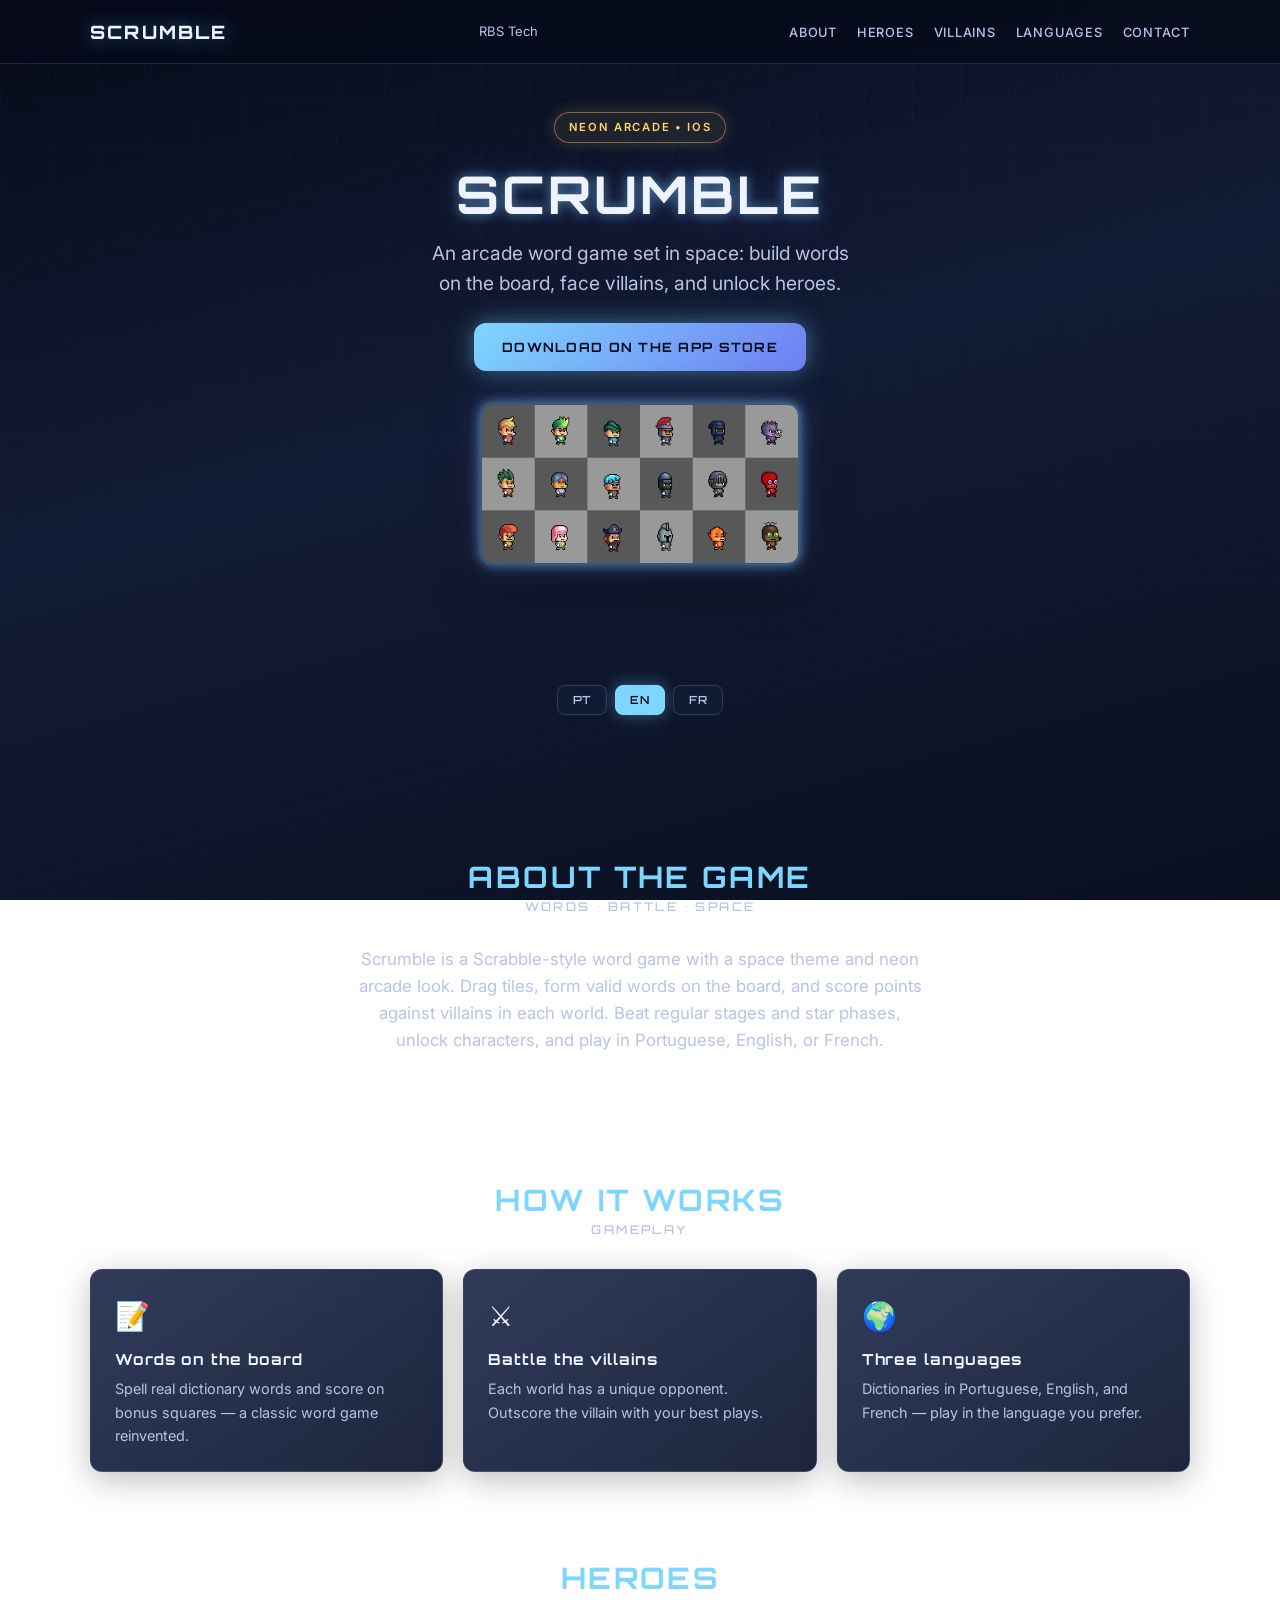
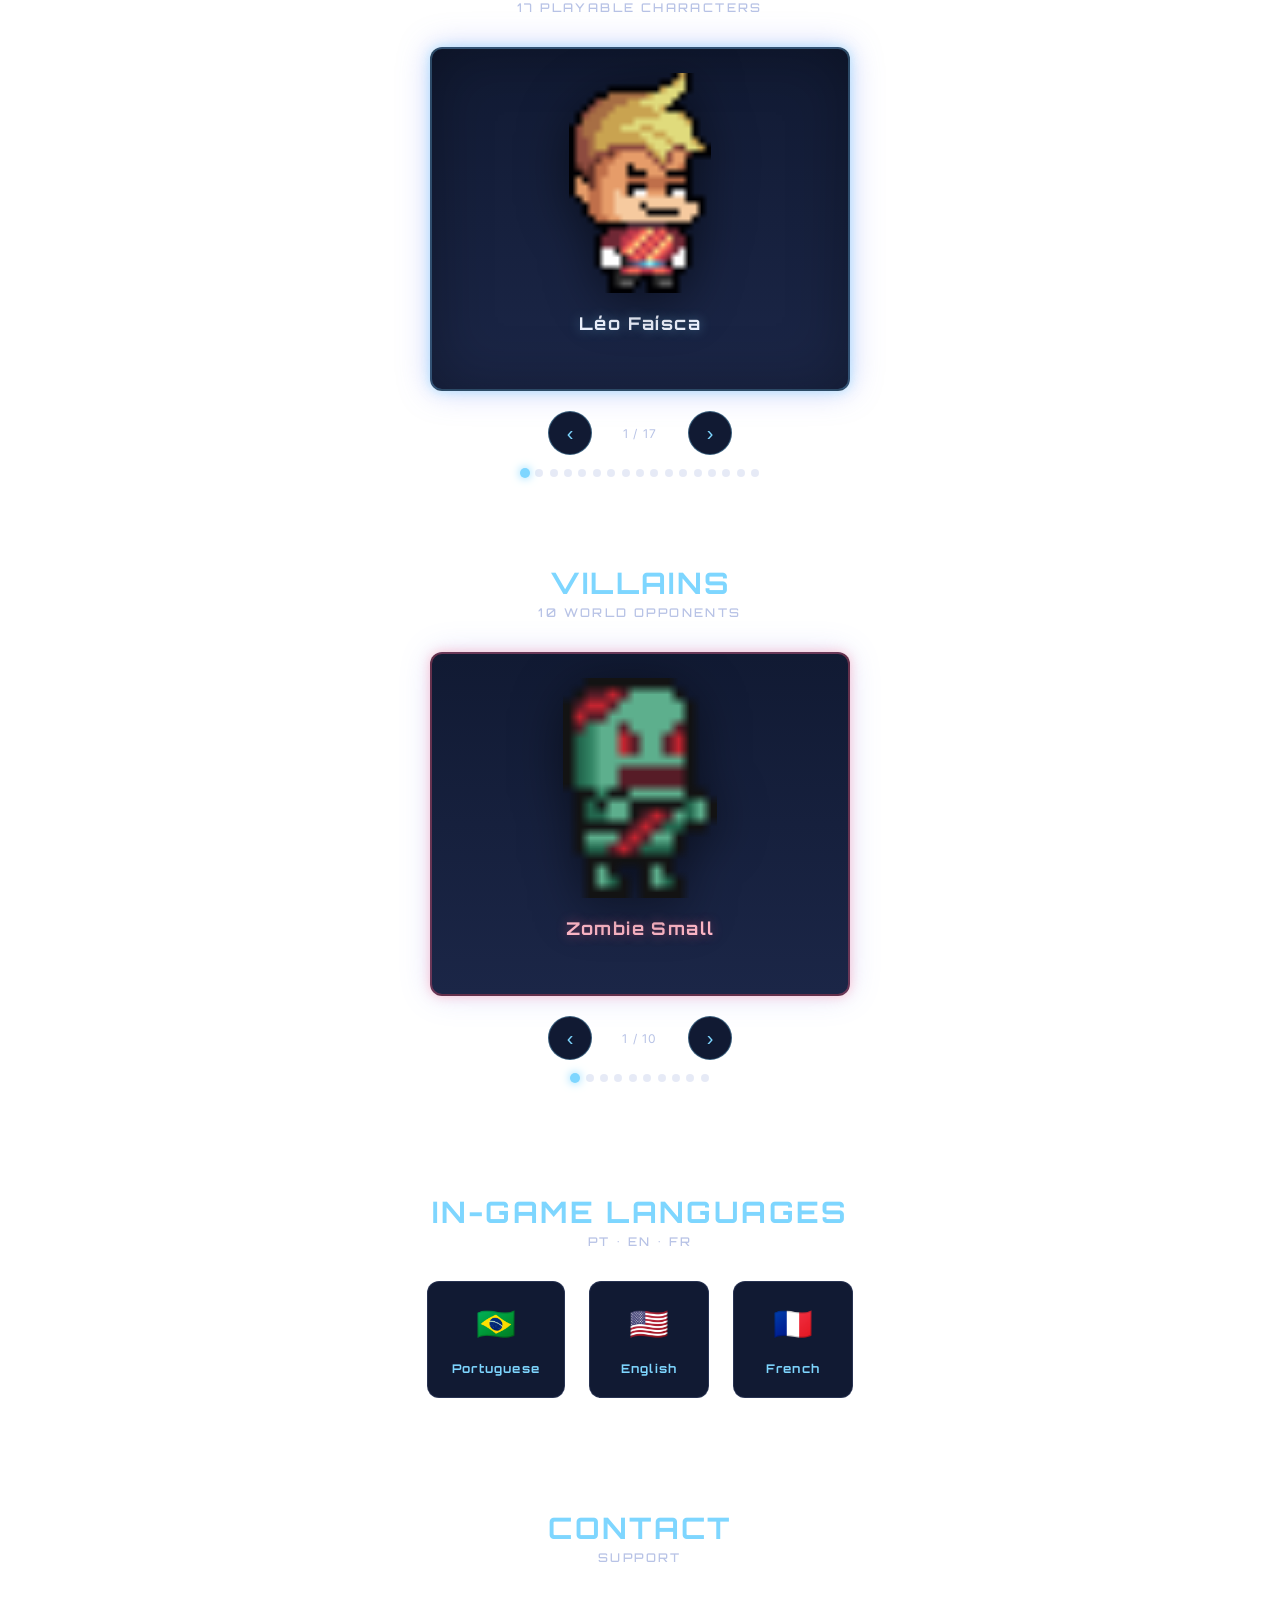
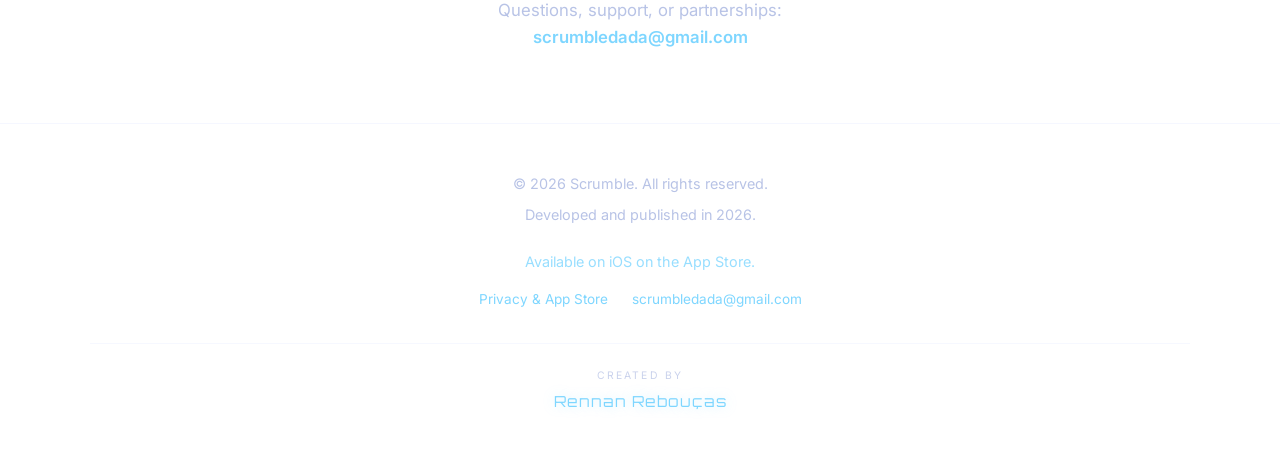
<file: apps/scrumble/index.html>
<!DOCTYPE html>
<html lang="pt-BR">
<head>
  <meta charset="UTF-8">
  <meta name="viewport" content="width=device-width, initial-scale=1.0">
  <title data-i18n="meta.title">Scrumble — Jogo de palavras arcade</title>
  <meta name="description" content="Scrumble: jogo de palavras no espaço. Forme palavras, vença vilões e desbloqueie heróis em português, inglês e francês.">
  <meta name="author" content="Scrumble">
  <meta name="theme-color" content="#070B1A">
  <meta property="og:type" content="website">
  <meta property="og:title" content="Scrumble — Arcade word game">
  <meta property="og:description" content="Build words in space, defeat villains, unlock heroes. Play in Portuguese, English, or French.">
  <meta property="og:image" content="../../assets/images/heroes/leo_faisca.png">
  <meta name="apple-mobile-web-app-capable" content="yes">
  <link rel="icon" href="../../assets/scrumble-favicon.svg" type="image/svg+xml">
  <link rel="preconnect" href="https://fonts.googleapis.com">
  <link rel="preconnect" href="https://fonts.gstatic.com" crossorigin>
  <link href="https://fonts.googleapis.com/css2?family=Inter:wght@400;500;600&family=Orbitron:wght@600;700;800&display=swap" rel="stylesheet">
  <link rel="stylesheet" href="../../css/theme.css">
  <script type="application/ld+json">
  {
    "@context": "https://schema.org",
    "@type": "SoftwareApplication",
    "name": "Scrumble",
    "applicationCategory": "GameApplication",
    "operatingSystem": "iOS",
    "description": "Arcade word game set in space with heroes, villains, and multilingual dictionaries.",
    "email": "scrumbledada@gmail.com",
    "downloadUrl": "https://apps.apple.com/br/app/scrumble/id6771381307",
    "url": "https://apps.apple.com/br/app/scrumble/id6771381307"
  }
  </script>
</head>
<body>
  <header class="site-nav">
    <div class="container">
      <a href="../../" class="logo">SCRUMBLE</a>
      <a href="https://rbs-site-production.up.railway.app" class="rbs-back" aria-label="RBS Tech">RBS Tech</a>
      <nav aria-label="Principal">
        <ul class="nav-links">
          <li><a href="#about" data-i18n="nav.about">Sobre</a></li>
          <li><a href="#heroes" data-i18n="nav.heroes">Heróis</a></li>
          <li><a href="#villains" data-i18n="nav.villains">Vilões</a></li>
          <li><a href="#languages" data-i18n="nav.languages">Idiomas</a></li>
          <li><a href="#contact" data-i18n="nav.contact">Contato</a></li>
        </ul>
      </nav>
    </div>
  </header>

  <main>
    <section class="hero" id="top">
      <div class="container">
        <p class="hero-badge" data-i18n="hero.badge">Neon Arcade • iOS</p>
        <h1 data-i18n="hero.title">Scrumble</h1>
        <p class="hero-tagline" data-i18n="hero.tagline">
          Um jogo de palavras arcade no espaço: monte palavras no tabuleiro, enfrente vilões e desbloqueie heróis.
        </p>
        <a
          href="https://apps.apple.com/br/app/scrumble/id6771381307"
          class="btn btn-primary"
          target="_blank"
          rel="noopener noreferrer"
          data-i18n="hero.cta"
        >
          Baixar na App Store
        </a>
        <div class="hero-preview">
          <img src="../../assets/preview.gif" alt="Scrumble gameplay preview" width="320" height="320">
        </div>
      </div>
    </section>

    <section class="container" aria-label="Idioma do site">
      <div class="lang-switcher">
        <button type="button" class="lang-btn is-active" data-lang="pt" aria-pressed="true">PT</button>
        <button type="button" class="lang-btn" data-lang="en" aria-pressed="false">EN</button>
        <button type="button" class="lang-btn" data-lang="fr" aria-pressed="false">FR</button>
      </div>
    </section>

    <section id="about" class="container">
      <header class="section-header">
        <h2>
          <span data-i18n="about.title">Sobre o jogo</span>
          <span class="section-sub" data-i18n="about.sub">Palavras • Batalha • Espaço</span>
        </h2>
      </header>
      <p class="about-text" data-i18n="about.text">
        Scrumble é um jogo de palavras estilo Scrabble com temática espacial e visual neon arcade.
      </p>
    </section>

    <section id="features" class="container">
      <header class="section-header">
        <h2>
          <span data-i18n="features.title">Como funciona</span>
          <span class="section-sub" data-i18n="features.sub">Gameplay</span>
        </h2>
      </header>
      <div class="features-grid">
        <article class="feature-card">
          <div class="feature-icon" aria-hidden="true">📝</div>
          <h3 data-i18n="features.words.title">Palavras no tabuleiro</h3>
          <p data-i18n="features.words.text">Combine letras em palavras reais do dicionário.</p>
        </article>
        <article class="feature-card">
          <div class="feature-icon" aria-hidden="true">⚔️</div>
          <h3 data-i18n="features.battle.title">Duelo contra vilões</h3>
          <p data-i18n="features.battle.text">Cada mundo traz um oponente diferente.</p>
        </article>
        <article class="feature-card">
          <div class="feature-icon" aria-hidden="true">🌍</div>
          <h3 data-i18n="features.lang.title">Três idiomas</h3>
          <p data-i18n="features.lang.text">Dicionários em português, inglês e francês.</p>
        </article>
      </div>
    </section>

    <section id="heroes" class="carousel-section">
      <div class="container">
        <header class="section-header">
          <h2>
            <span data-i18n="heroes.title">Heróis</span>
            <span class="section-sub" data-i18n="heroes.sub">17 personagens jogáveis</span>
          </h2>
        </header>
        <div
          id="heroes-carousel"
          class="carousel"
          role="region"
          aria-roledescription="carousel"
          aria-label="Heróis do Scrumble"
          tabindex="0"
        >
          <div class="carousel-viewport">
            <div class="carousel-track"></div>
          </div>
          <div class="carousel-controls">
            <button type="button" class="carousel-btn" data-carousel-prev data-i18n-aria="carousel.prev" aria-label="Anterior">‹</button>
            <span class="carousel-counter" aria-live="polite">1 / 17</span>
            <button type="button" class="carousel-btn" data-carousel-next data-i18n-aria="carousel.next" aria-label="Próximo">›</button>
          </div>
          <div class="carousel-dots" role="tablist" aria-label="Slides de heróis"></div>
        </div>
      </div>
    </section>

    <section id="villains" class="carousel-section">
      <div class="container">
        <header class="section-header">
          <h2>
            <span data-i18n="villains.title">Vilões</span>
            <span class="section-sub" data-i18n="villains.sub">10 oponentes por mundo</span>
          </h2>
        </header>
        <div
          id="villains-carousel"
          class="carousel carousel-villain"
          role="region"
          aria-roledescription="carousel"
          aria-label="Vilões do Scrumble"
          tabindex="0"
        >
          <div class="carousel-viewport">
            <div class="carousel-track"></div>
          </div>
          <div class="carousel-controls">
            <button type="button" class="carousel-btn" data-carousel-prev data-i18n-aria="carousel.prev" aria-label="Anterior">‹</button>
            <span class="carousel-counter" aria-live="polite">1 / 10</span>
            <button type="button" class="carousel-btn" data-carousel-next data-i18n-aria="carousel.next" aria-label="Próximo">›</button>
          </div>
          <div class="carousel-dots" role="tablist" aria-label="Slides de vilões"></div>
        </div>
      </div>
    </section>

    <section id="languages" class="container">
      <header class="section-header">
        <h2>
          <span data-i18n="languages.title">Idiomas do jogo</span>
          <span class="section-sub" data-i18n="languages.sub">PT • EN • FR</span>
        </h2>
      </header>
      <div class="lang-flags">
        <div class="lang-flag-item">
          <span aria-hidden="true">🇧🇷</span>
          <strong data-i18n="languages.pt">Português</strong>
        </div>
        <div class="lang-flag-item">
          <span aria-hidden="true">🇺🇸</span>
          <strong data-i18n="languages.en">English</strong>
        </div>
        <div class="lang-flag-item">
          <span aria-hidden="true">🇫🇷</span>
          <strong data-i18n="languages.fr">Français</strong>
        </div>
      </div>
    </section>

    <section id="contact" class="container">
      <header class="section-header">
        <h2>
          <span data-i18n="contact.title">Contato</span>
          <span class="section-sub" data-i18n="contact.sub">Suporte</span>
        </h2>
      </header>
      <p class="about-text">
        <span data-i18n="contact.text">Dúvidas, suporte ou parcerias:</span>
        <br>
        <span class="footer-email">
          <a href="mailto:scrumbledada@gmail.com">scrumbledada@gmail.com</a>
        </span>
      </p>
    </section>
  </main>

  <footer class="site-footer">
    <div class="container">
      <p data-i18n="footer.copyright">© 2026 Scrumble. Todos os direitos reservados.</p>
      <p data-i18n="footer.published">Desenvolvido e publicado em 2026.</p>
      <p class="footer-note">
        <a
          href="https://apps.apple.com/br/app/scrumble/id6771381307"
          target="_blank"
          rel="noopener noreferrer"
          data-i18n="footer.ios"
        >Disponível para iOS na App Store.</a>
      </p>
      <nav class="footer-links" aria-label="Legal">
        <a href="../../privacy.html" data-i18n="footer.privacy">Política de privacidade</a>
        <a href="mailto:scrumbledada@gmail.com">scrumbledada@gmail.com</a>
      </nav>
      <p class="footer-credits">
        <span class="footer-credits-label" data-i18n="footer.credits.label">Criado por</span>
        <span class="footer-credits-name">Rennan Rebouças</span>
      </p>
    </div>
  </footer>

  <script src="../../js/i18n.js"></script>
  <script src="../../js/carousel.js"></script>
  <script src="../../js/main.js"></script>
</body>
</html>
</file>
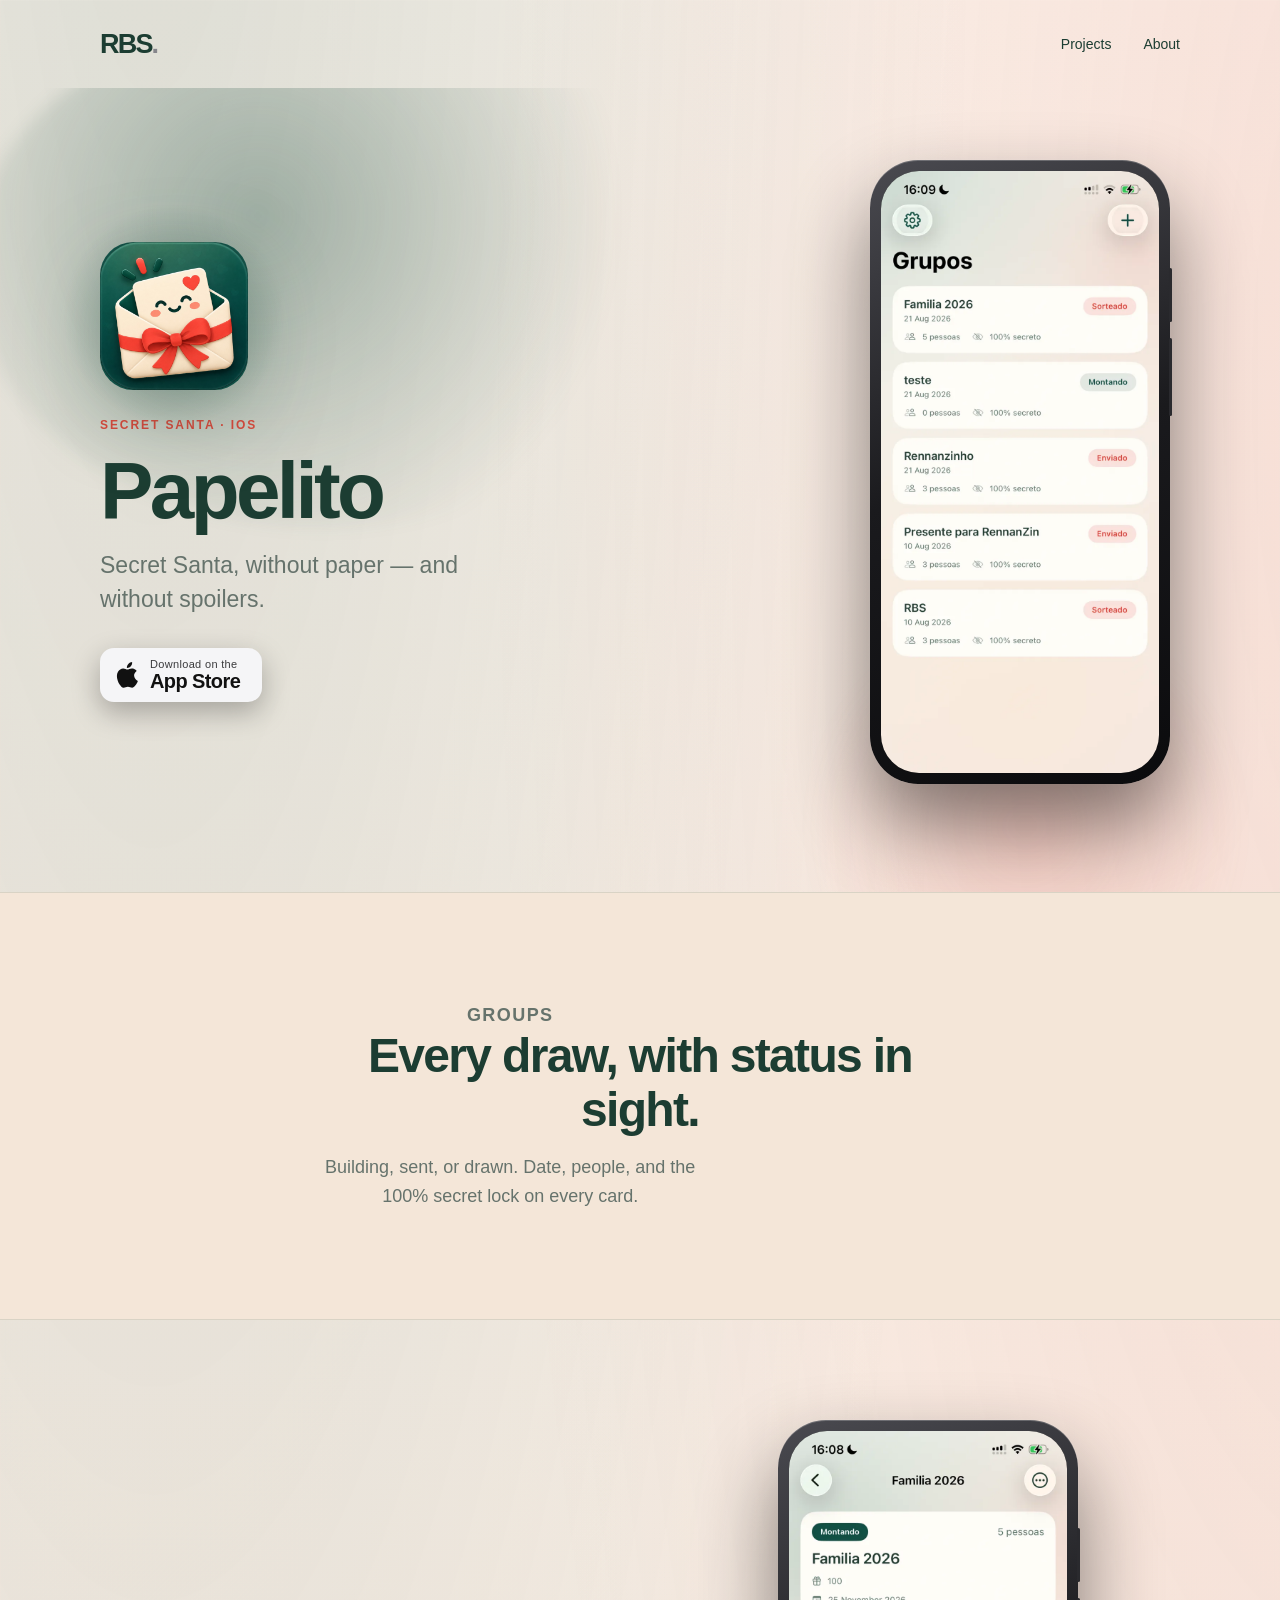
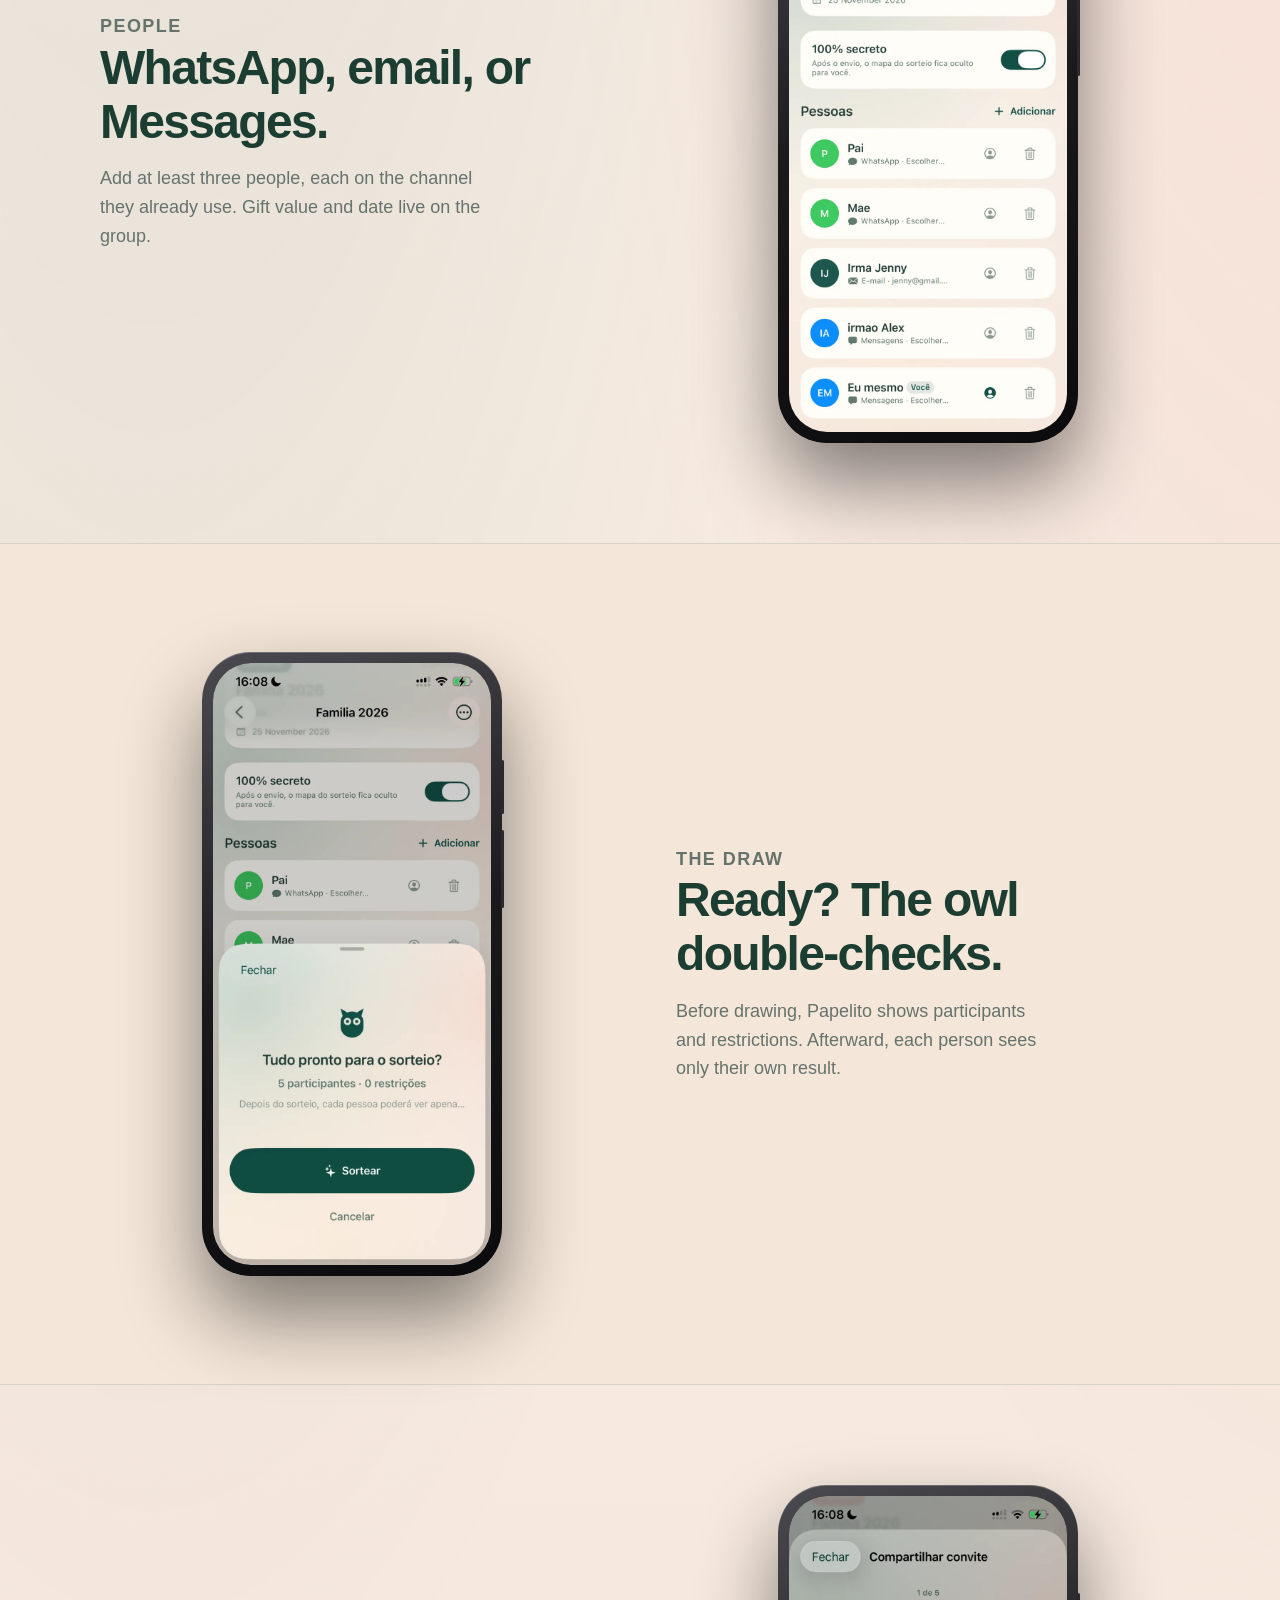
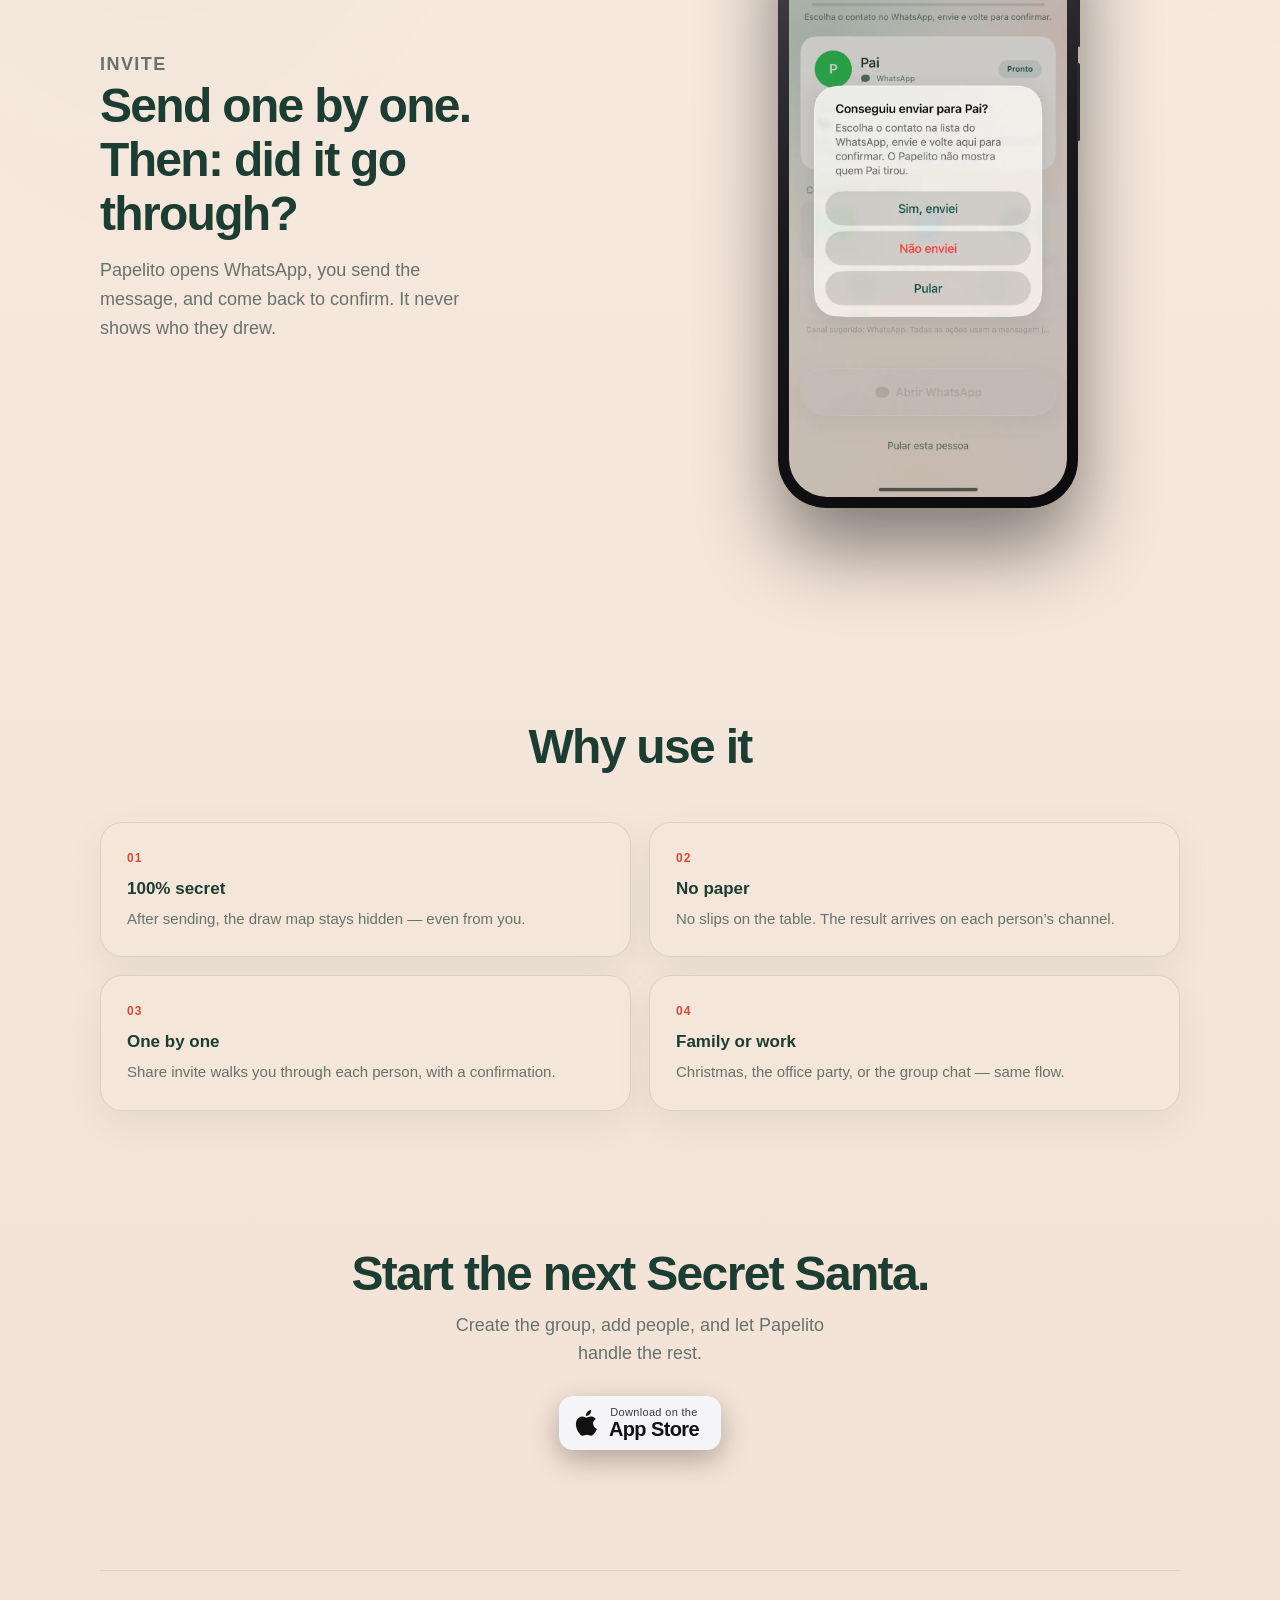
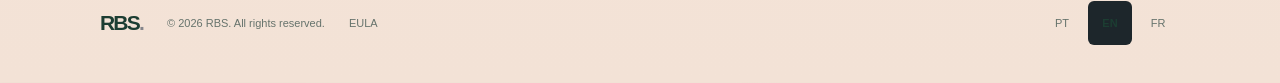
<file: papelito.html>
<!DOCTYPE html>
<html lang="pt-BR" data-title="paTitle" data-meta="paMeta">
<head>
  <meta charset="UTF-8">
  <meta name="viewport" content="width=device-width, initial-scale=1">
  <title>Papelito — Amigo secreto</title>
  <meta name="description" content="Papelito organiza o amigo secreto: grupos, pessoas e o resultado enviado um a um. 100% secreto.">
  <meta name="author" content="RBS">
  <meta name="theme-color" content="#FBF4EC">
  <meta property="og:type" content="website">
  <meta property="og:title" content="Papelito — Amigo secreto">
  <meta property="og:description" content="Papelito organiza o amigo secreto: grupos, pessoas e o resultado enviado um a um. 100% secreto.">
  <link rel="icon" href="assets/images/apps/papelito.png" type="image/png">
  <link rel="stylesheet" href="css/rbs.css">
  <link rel="stylesheet" href="css/app-pages.css">
  <script src="js/rbs.js" defer></script>
</head>
<body class="app-page papelito">
  <a class="skip-link" href="#main" data-copy="skip">Pular para o conteúdo</a>
  <header class="site-header wrap">
    <a class="wordmark" href="./" aria-label="RBS">RBS<span aria-hidden="true">.</span></a>
    <nav data-label="navigation" aria-label="Principal">
      <a href="./#projects" data-copy="projects">Projetos</a>
      <a href="./#about" data-copy="about">Sobre</a>
    </nav>
  </header>
  <main id="main" class="app-main">
    <section class="app-hero wrap">
      <div class="app-hero-copy app-reveal">
        <div class="app-icon-wrap">
          <img class="app-icon" src="assets/images/apps/papelito.png" width="148" height="148" alt="Ícone do Papelito" data-alt="paIconAlt">
        </div>
        <p class="app-kicker" data-copy="paEyebrow">Amigo secreto · iOS</p>
        <h1>Papelito</h1>
        <p class="app-tagline" data-copy="paTagline">O amigo secreto, sem papel e sem fofoca.</p>
        <a class="store-badge" href="https://apps.apple.com/br/app/papelito/id6804012781" target="_blank" rel="noopener noreferrer">
          <svg width="22" height="26" viewBox="0 0 22 26" aria-hidden="true"><path fill="currentColor" d="M18.1 13.6c0-3.1 2.6-4.6 2.7-4.7-1.5-2.2-3.8-2.5-4.6-2.5-1.9-.2-3.8 1.2-4.8 1.2s-2.5-1.1-4.2-1.1c-2.1 0-4.1 1.3-5.2 3.2-2.3 3.9-.6 9.6 1.6 12.8 1.1 1.5 2.4 3.3 4.1 3.2 1.6 0 2.3-1 4.2-1s2.5 1 4.3 1 2.8-1.6 3.9-3.1c1.2-1.8 1.7-3.5 1.8-3.6-.04-.02-3.4-1.3-3.8-5.4zM14.8 4.3c.9-1.1 1.5-2.6 1.3-4.3-1.3.1-2.9.9-3.8 2-.8.9-1.6 2.5-1.4 4 1.5.1 2.9-.7 3.9-1.7z"/></svg>
          <span class="store-badge-copy"><span class="store-badge-kicker" data-copy="storeKicker">Baixar na</span><span class="store-badge-name">App Store</span></span>
        </a>
      </div>
      <div class="app-hero-device app-reveal">
        <figure class="device device-float">
          <div class="device-bezel">
            <div class="device-screen">
              <picture>
                <source type="image/webp" srcset="assets/images/apps/papelito-grupos.webp">
                <img src="assets/images/apps/papelito-grupos.jpg" width="390" height="844" alt="Lista de grupos no Papelito" data-alt="paAltGrupos" fetchpriority="high">
              </picture>
            </div>
          </div>
        </figure>
      </div>
    </section>

    <section class="app-band">
      <div class="app-feature wrap app-feature-solo">
        <div class="app-feature-copy app-reveal">
          <p class="app-feature-kicker" data-copy="paF1Kicker">Grupos</p>
          <h2 data-copy="paF1Title">Todos os sorteios, com o status à vista.</h2>
          <p data-copy="paF1Body">Montando, enviado ou sorteado. Data, pessoas e o cadeado de 100% secreto em cada cartão.</p>
        </div>
      </div>
    </section>

    <section class="app-feature wrap">
      <div class="app-feature-copy app-reveal">
        <p class="app-feature-kicker" data-copy="paF2Kicker">Pessoas</p>
        <h2 data-copy="paF2Title">WhatsApp, e-mail ou Mensagens.</h2>
        <p data-copy="paF2Body">Adicione pelo menos três pessoas, cada uma no canal que já usa. Valor do presente e data ficam no grupo.</p>
      </div>
      <div class="app-reveal">
        <figure class="device">
          <div class="device-bezel">
            <div class="device-screen">
              <picture>
                <source type="image/webp" srcset="assets/images/apps/papelito-pessoas.webp">
                <img src="assets/images/apps/papelito-pessoas.jpg" width="390" height="844" alt="Pessoas de um grupo no Papelito" data-alt="paAltPessoas" loading="lazy">
              </picture>
            </div>
          </div>
        </figure>
      </div>
    </section>

    <section class="app-band">
      <div class="app-feature wrap is-reverse">
        <div class="app-feature-copy app-reveal">
          <p class="app-feature-kicker" data-copy="paF3Kicker">Sorteio</p>
          <h2 data-copy="paF3Title">Tudo pronto? A coruja confirma.</h2>
          <p data-copy="paF3Body">Antes de sortear, o Papelito mostra participantes e restrições. Depois, cada um vê só o próprio resultado.</p>
        </div>
        <div class="app-reveal">
          <figure class="device">
            <div class="device-bezel">
              <div class="device-screen">
                <picture>
                  <source type="image/webp" srcset="assets/images/apps/papelito-sorteio.webp">
                  <img src="assets/images/apps/papelito-sorteio.jpg" width="390" height="844" alt="Confirmação do sorteio no Papelito" data-alt="paAltSorteio" loading="lazy">
                </picture>
              </div>
            </div>
          </figure>
        </div>
      </div>
    </section>

    <section class="app-feature wrap">
      <div class="app-feature-copy app-reveal">
        <p class="app-feature-kicker" data-copy="paF4Kicker">Convite</p>
        <h2 data-copy="paF4Title">Envia um a um. Confirma: conseguiu enviar?</h2>
        <p data-copy="paF4Body">O Papelito abre o WhatsApp, você despacha a mensagem e volta para confirmar. Ele nunca mostra quem a pessoa tirou.</p>
      </div>
      <div class="app-reveal">
        <figure class="device">
          <div class="device-bezel">
            <div class="device-screen">
              <picture>
                <source type="image/webp" srcset="assets/images/apps/papelito-convite.webp">
                <img src="assets/images/apps/papelito-convite.jpg" width="390" height="844" alt="Envio do convite no Papelito" data-alt="paAltConvite" loading="lazy">
              </picture>
            </div>
          </div>
        </figure>
      </div>
    </section>

    <section class="app-why wrap">
      <h2 class="app-reveal" data-copy="paWhyTitle">Por que usar</h2>
      <div class="why-grid">
        <article class="why-card app-reveal"><span class="why-index">01</span><strong data-copy="paWhy1Title">100% secreto</strong><p data-copy="paWhy1Body">Depois do envio, o mapa do sorteio fica oculto — inclusive para você.</p></article>
        <article class="why-card app-reveal"><span class="why-index">02</span><strong data-copy="paWhy2Title">Sem papel</strong><p data-copy="paWhy2Body">Nada de papéis na mesa. O resultado chega no canal de cada um.</p></article>
        <article class="why-card app-reveal"><span class="why-index">03</span><strong data-copy="paWhy3Title">Um a um</strong><p data-copy="paWhy3Body">Compartilhar convite guia o envio pessoa por pessoa, com confirmação.</p></article>
        <article class="why-card app-reveal"><span class="why-index">04</span><strong data-copy="paWhy4Title">Família ou trabalho</strong><p data-copy="paWhy4Body">Natal, confraternização ou o grupo da firma — o mesmo fluxo.</p></article>
      </div>
    </section>

    <section class="app-cta wrap app-reveal">
      <h2 data-copy="paCtaTitle">Comece o próximo amigo secreto.</h2>
      <p data-copy="paCtaBody">Crie o grupo, chame as pessoas e deixe o Papelito cuidar do resto.</p>
      <a class="store-badge" href="https://apps.apple.com/br/app/papelito/id6804012781" target="_blank" rel="noopener noreferrer">
        <svg width="22" height="26" viewBox="0 0 22 26" aria-hidden="true"><path fill="currentColor" d="M18.1 13.6c0-3.1 2.6-4.6 2.7-4.7-1.5-2.2-3.8-2.5-4.6-2.5-1.9-.2-3.8 1.2-4.8 1.2s-2.5-1.1-4.2-1.1c-2.1 0-4.1 1.3-5.2 3.2-2.3 3.9-.6 9.6 1.6 12.8 1.1 1.5 2.4 3.3 4.1 3.2 1.6 0 2.3-1 4.2-1s2.5 1 4.3 1 2.8-1.6 3.9-3.1c1.2-1.8 1.7-3.5 1.8-3.6-.04-.02-3.4-1.3-3.8-5.4zM14.8 4.3c.9-1.1 1.5-2.6 1.3-4.3-1.3.1-2.9.9-3.8 2-.8.9-1.6 2.5-1.4 4 1.5.1 2.9-.7 3.9-1.7z"/></svg>
        <span class="store-badge-copy"><span class="store-badge-kicker" data-copy="storeKicker">Baixar na</span><span class="store-badge-name">App Store</span></span>
      </a>
    </section>
  </main>
  <footer class="site-footer wrap">
    <div class="footer-brand"><a class="wordmark" href="./" aria-label="RBS">RBS<span aria-hidden="true">.</span></a><p data-copy="copyright">© 2026 RBS. Todos os direitos reservados.</p><a class="footer-legal" href="eula.html" data-copy="eulaLink">EULA</a></div>
    <div class="languages" role="group" aria-label="Idioma do site" data-label="language">
      <button type="button" data-lang="pt" aria-pressed="true" lang="pt-BR" aria-label="Português">PT</button>
      <button type="button" data-lang="en" aria-pressed="false" lang="en" aria-label="English">EN</button>
      <button type="button" data-lang="fr" aria-pressed="false" lang="fr" aria-label="Français">FR</button>
    </div>
  </footer>
</body>
</html>
</file>
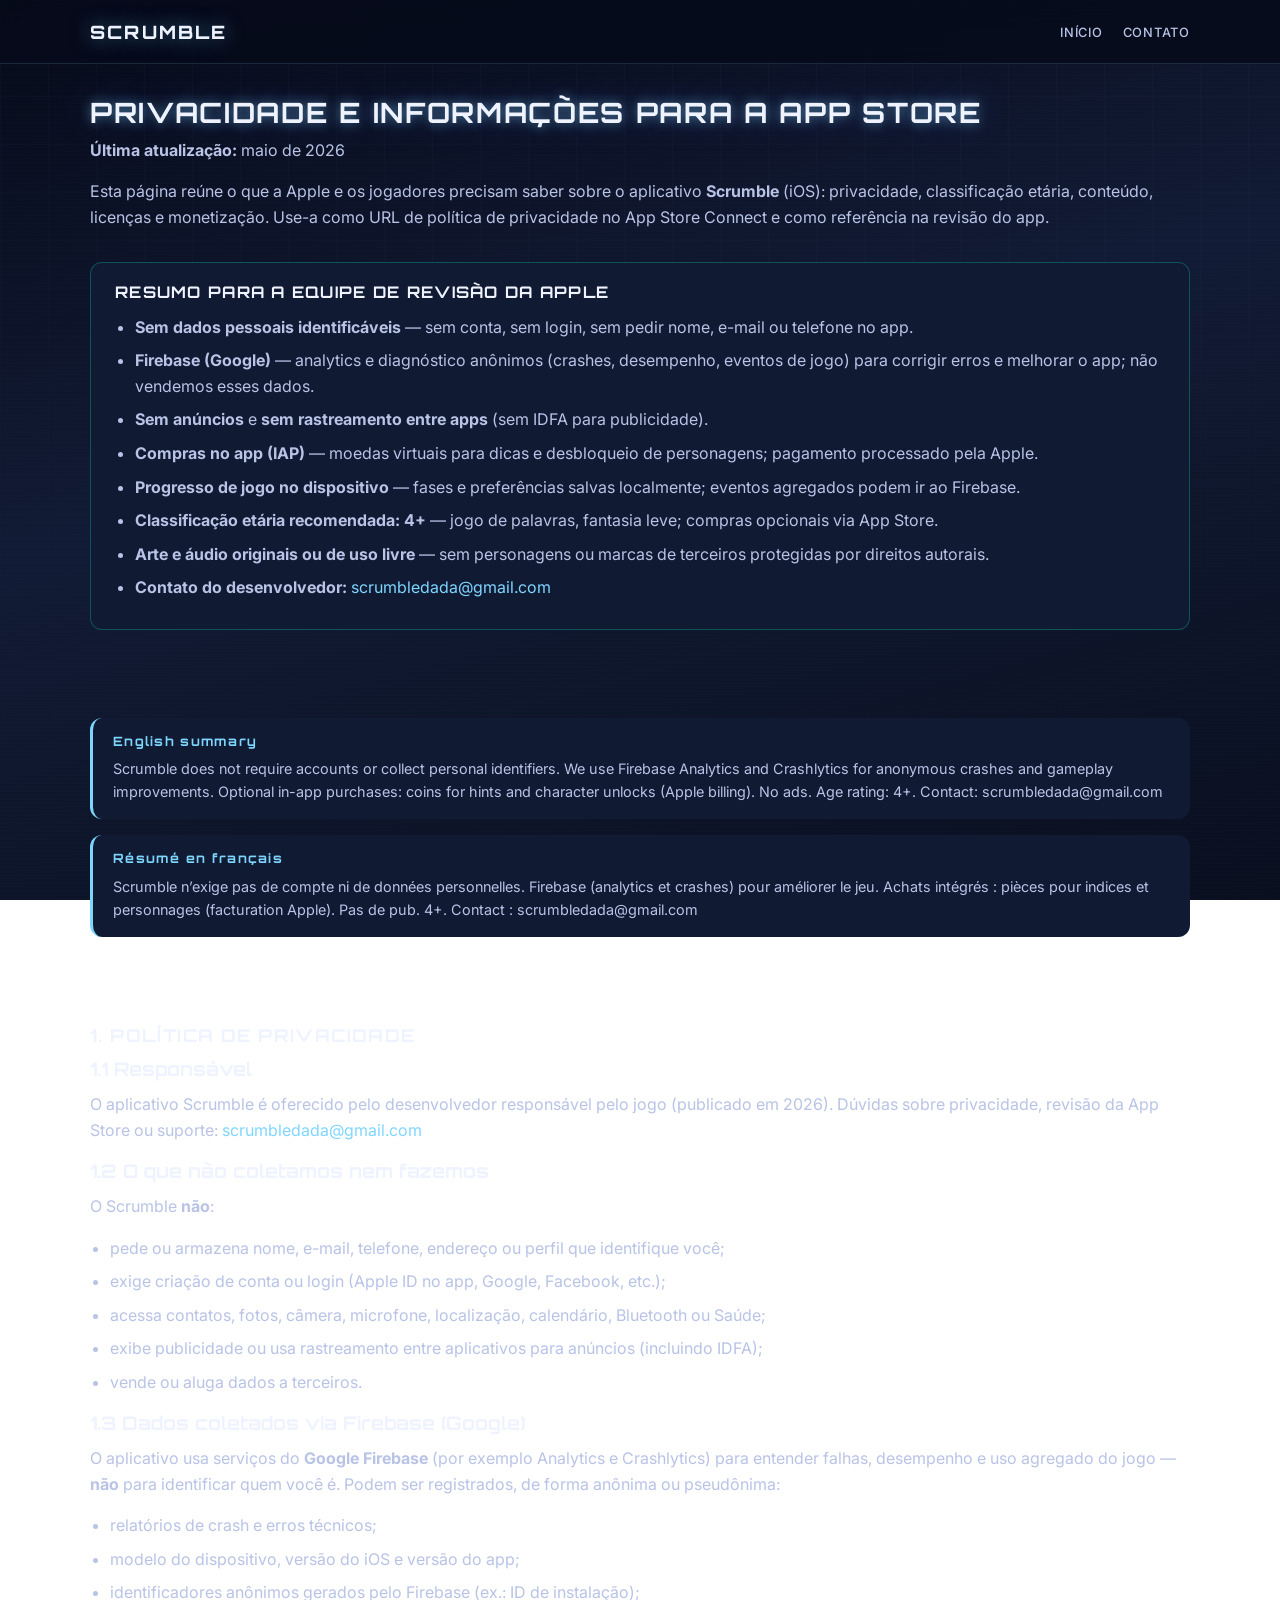
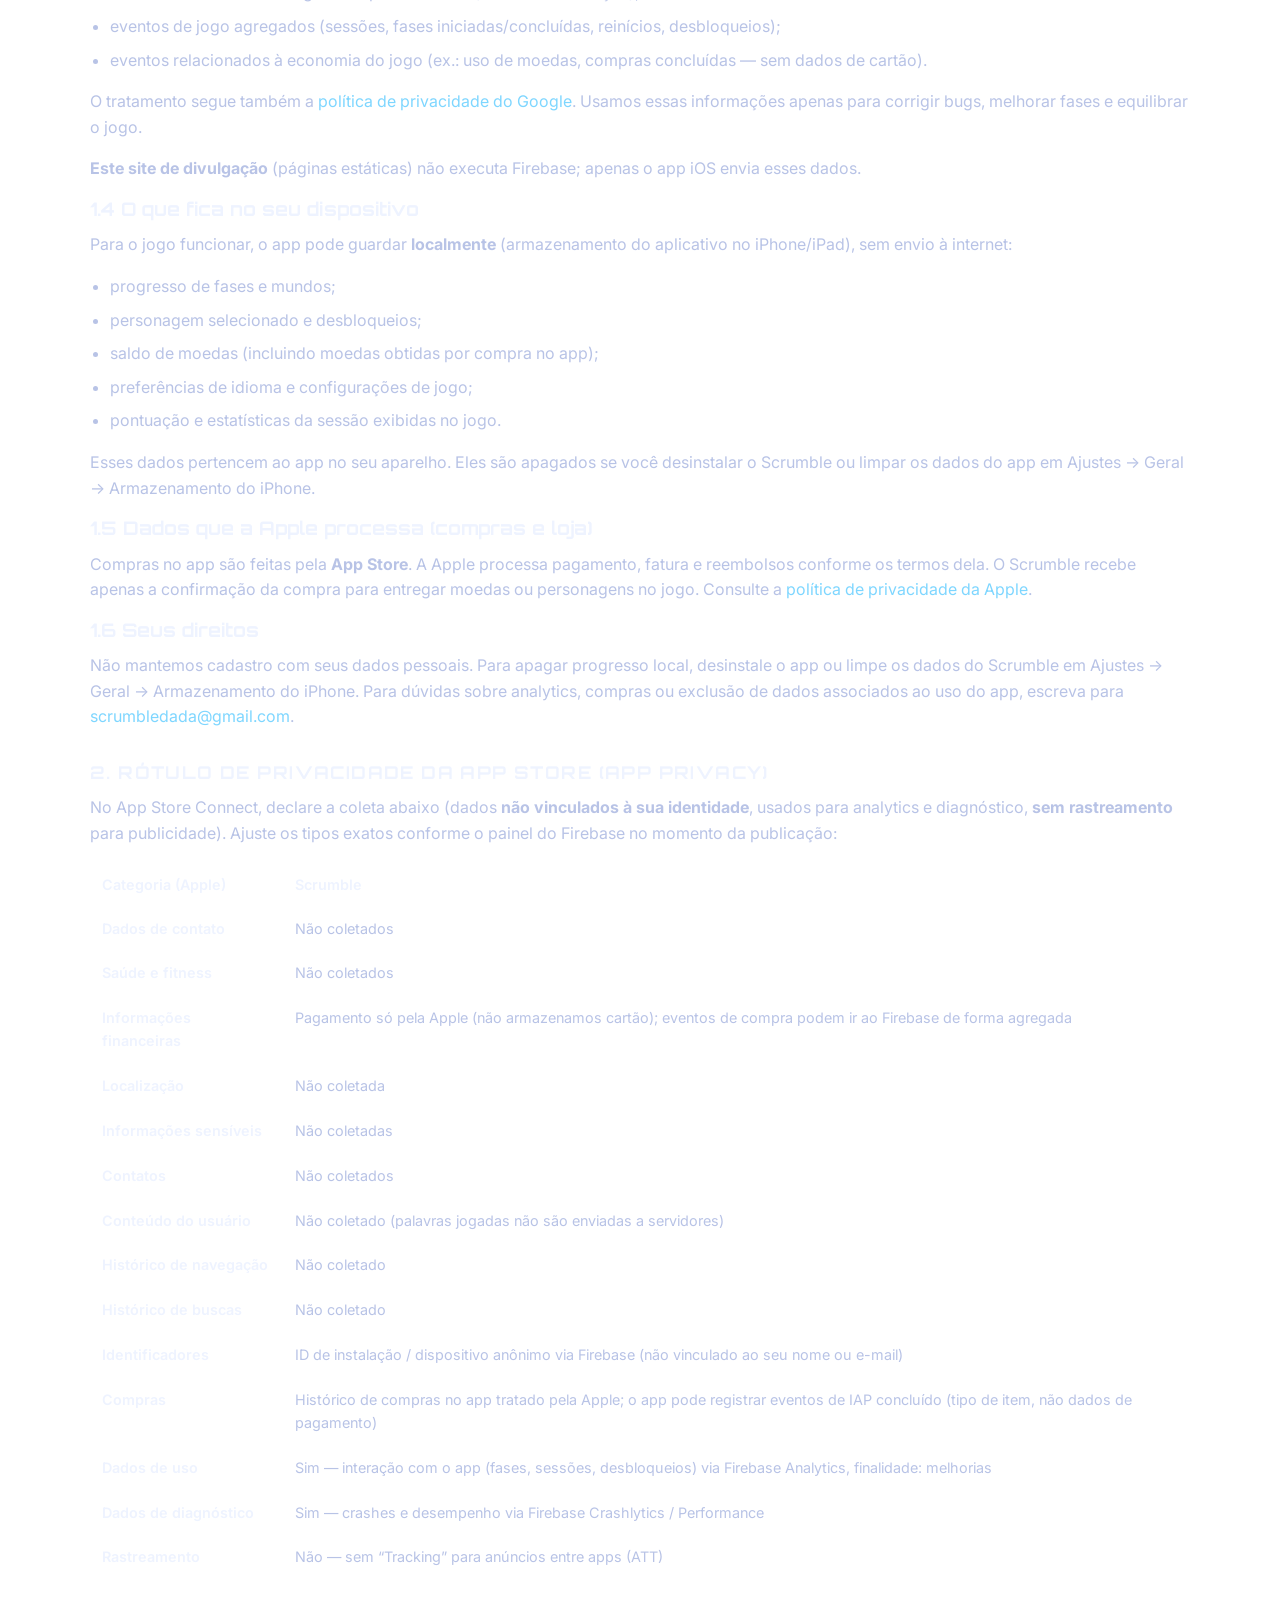
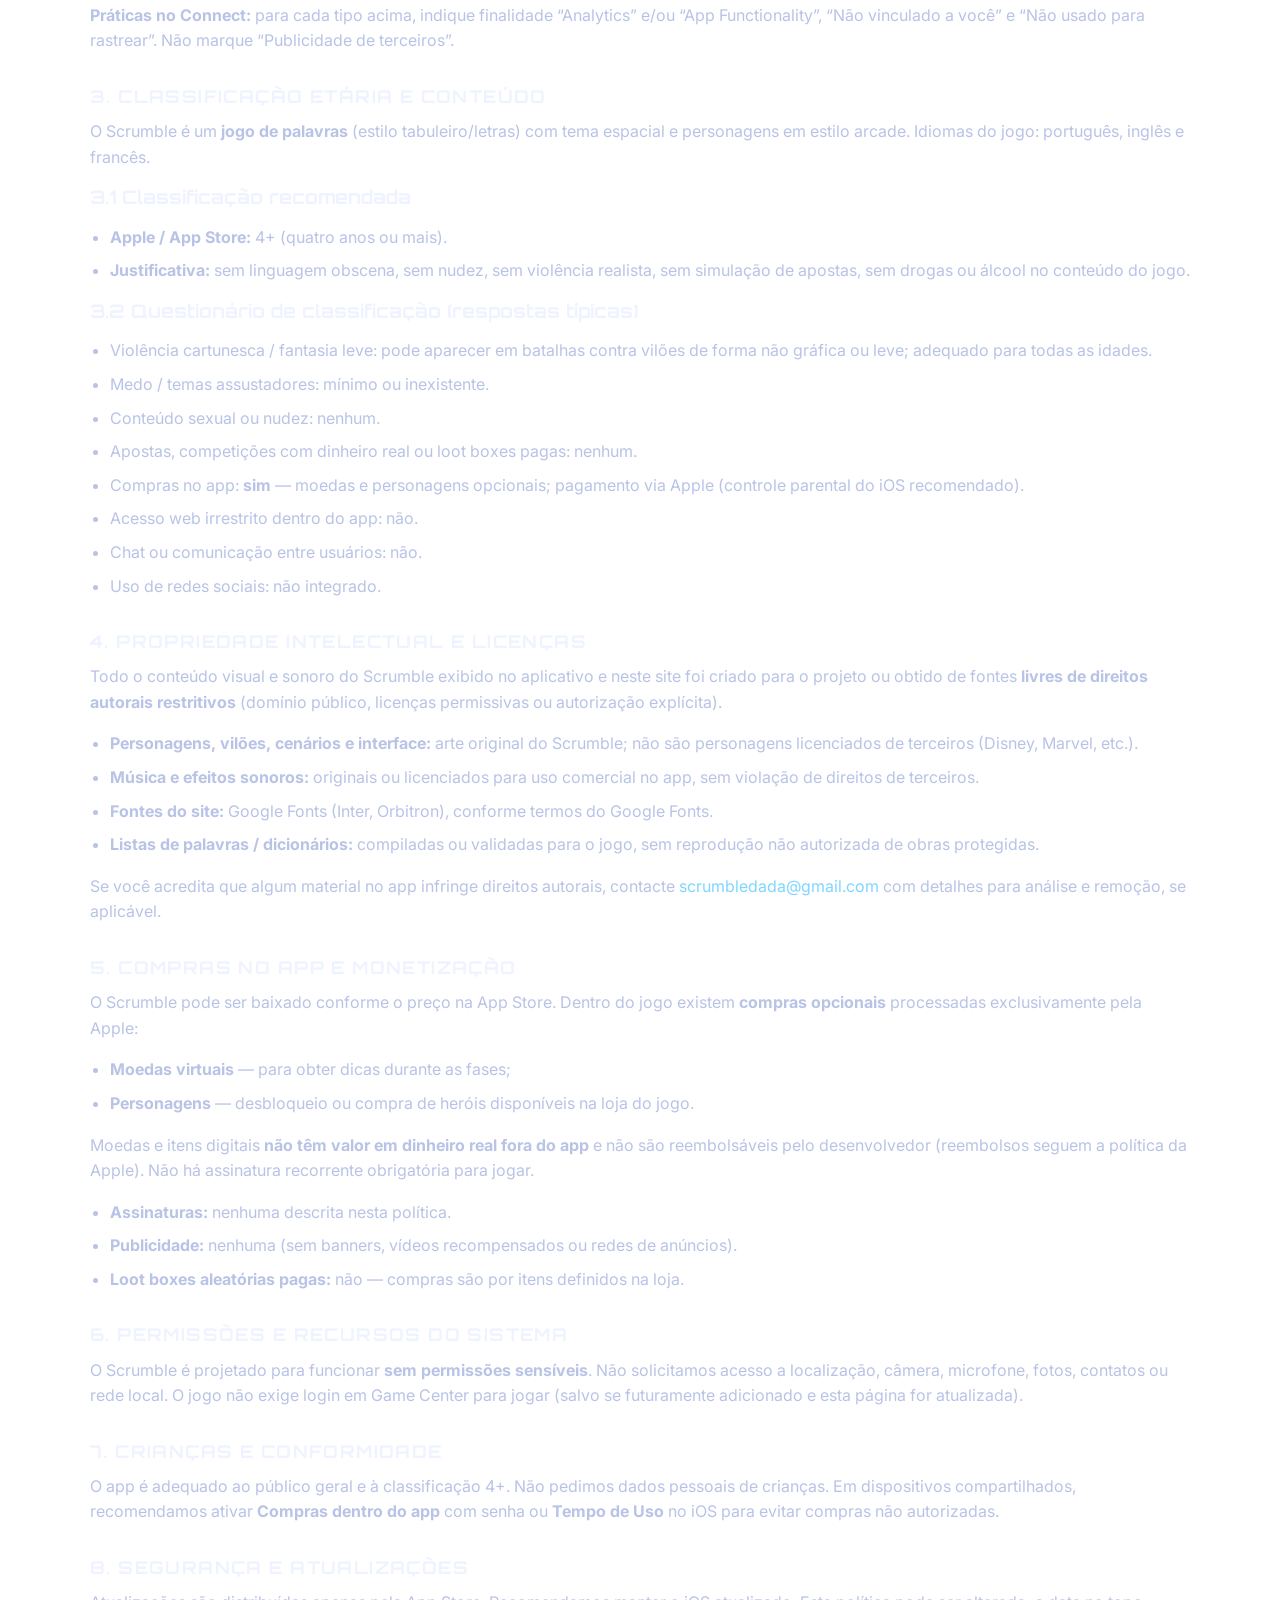
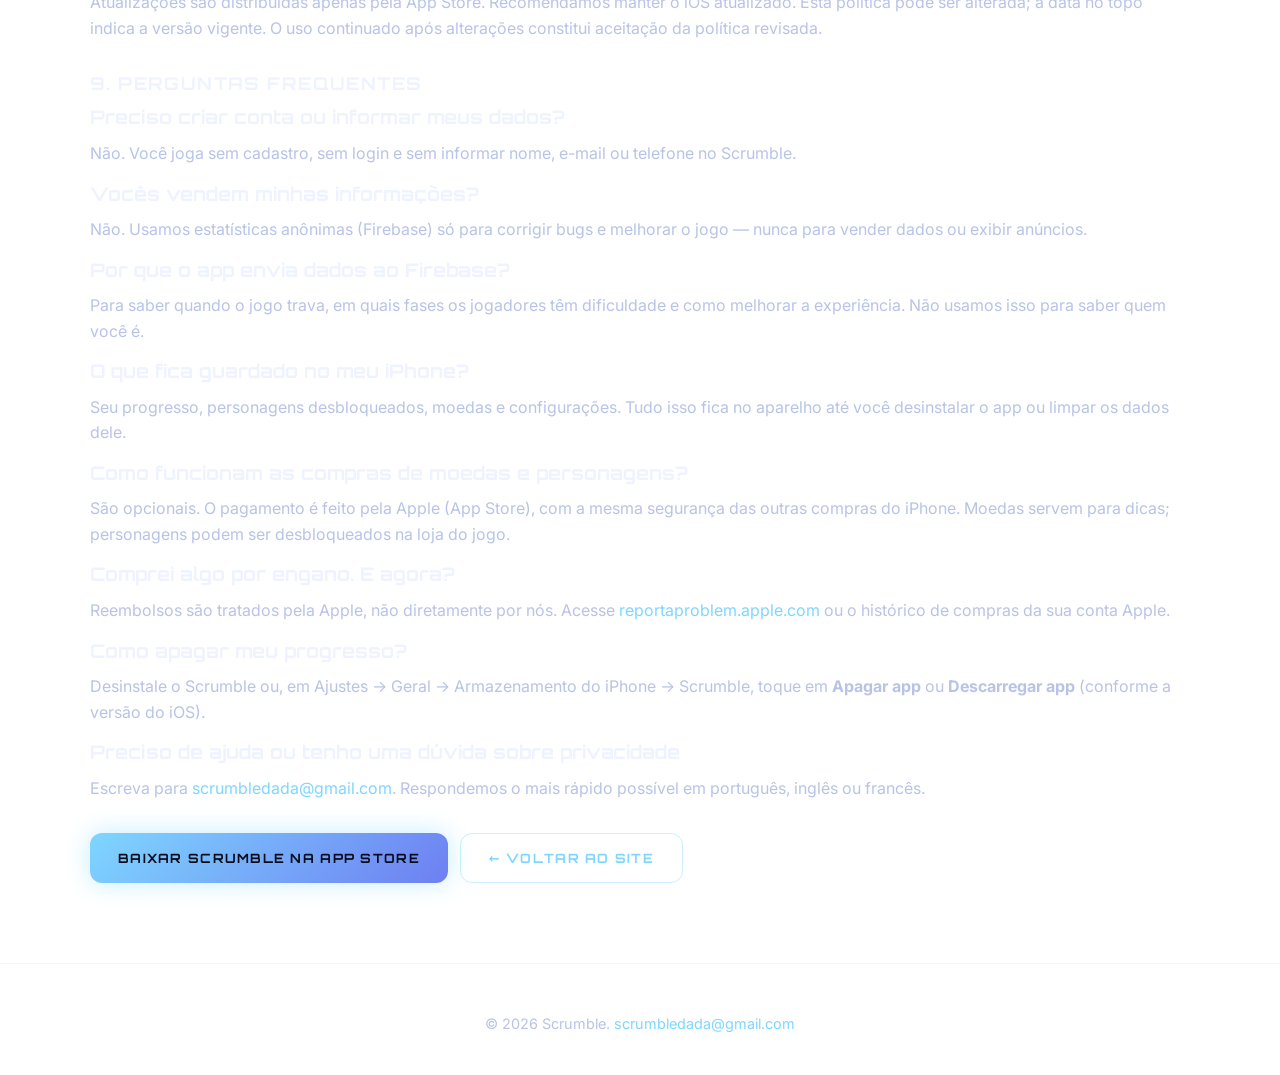
<file: privacy.html>
<!DOCTYPE html>
<html lang="pt-BR">
<head>
  <meta charset="UTF-8">
  <meta name="viewport" content="width=device-width, initial-scale=1.0">
  <title>Privacidade e App Store — Scrumble</title>
  <meta name="description" content="Política de privacidade, classificação etária, propriedade intelectual e informações para revisão da App Store do Scrumble (iOS).">
  <meta name="theme-color" content="#070B1A">
  <link rel="icon" href="assets/scrumble-favicon.svg" type="image/svg+xml">
  <link rel="preconnect" href="https://fonts.googleapis.com">
  <link rel="preconnect" href="https://fonts.gstatic.com" crossorigin>
  <link href="https://fonts.googleapis.com/css2?family=Inter:wght@400;500;600&family=Orbitron:wght@600;700&display=swap" rel="stylesheet">
  <link rel="stylesheet" href="css/theme.css">
</head>
<body>
  <header class="site-nav">
    <div class="container">
      <a href="apps/scrumble/" class="logo">SCRUMBLE</a>
      <nav aria-label="Principal">
        <ul class="nav-links">
          <li><a href="apps/scrumble/">Início</a></li>
          <li><a href="mailto:scrumbledada@gmail.com">Contato</a></li>
        </ul>
      </nav>
    </div>
  </header>

  <main class="privacy-page container">
    <h1>Privacidade e informações para a App Store</h1>
    <p><strong>Última atualização:</strong> maio de 2026</p>
    <p>
      Esta página reúne o que a Apple e os jogadores precisam saber sobre o aplicativo
      <strong>Scrumble</strong> (iOS): privacidade, classificação etária, conteúdo, licenças e monetização.
      Use-a como URL de política de privacidade no App Store Connect e como referência na revisão do app.
    </p>

    <section class="privacy-highlight" aria-label="Resumo para revisão">
      <h2>Resumo para a equipe de revisão da Apple</h2>
      <ul>
        <li><strong>Sem dados pessoais identificáveis</strong> — sem conta, sem login, sem pedir nome, e-mail ou telefone no app.</li>
        <li><strong>Firebase (Google)</strong> — analytics e diagnóstico anônimos (crashes, desempenho, eventos de jogo) para corrigir erros e melhorar o app; não vendemos esses dados.</li>
        <li><strong>Sem anúncios</strong> e <strong>sem rastreamento entre apps</strong> (sem IDFA para publicidade).</li>
        <li><strong>Compras no app (IAP)</strong> — moedas virtuais para dicas e desbloqueio de personagens; pagamento processado pela Apple.</li>
        <li><strong>Progresso de jogo no dispositivo</strong> — fases e preferências salvas localmente; eventos agregados podem ir ao Firebase.</li>
        <li><strong>Classificação etária recomendada: 4+</strong> — jogo de palavras, fantasia leve; compras opcionais via App Store.</li>
        <li><strong>Arte e áudio originais ou de uso livre</strong> — sem personagens ou marcas de terceiros protegidas por direitos autorais.</li>
        <li><strong>Contato do desenvolvedor:</strong> <a href="mailto:scrumbledada@gmail.com">scrumbledada@gmail.com</a></li>
      </ul>
    </section>

    <section class="privacy-summary" aria-label="Resumos por idioma">
      <article>
        <h3>English summary</h3>
        <p>
          Scrumble does not require accounts or collect personal identifiers. We use Firebase Analytics
          and Crashlytics for anonymous crashes and gameplay improvements. Optional in-app purchases:
          coins for hints and character unlocks (Apple billing). No ads. Age rating: 4+. Contact: scrumbledada@gmail.com
        </p>
      </article>
      <article>
        <h3>Résumé en français</h3>
        <p>
          Scrumble n’exige pas de compte ni de données personnelles. Firebase (analytics et crashes) pour
          améliorer le jeu. Achats intégrés : pièces pour indices et personnages (facturation Apple). Pas de pub. 4+.
          Contact : scrumbledada@gmail.com
        </p>
      </article>
    </section>

    <h2>1. Política de privacidade</h2>
    <h3>1.1 Responsável</h3>
    <p>
      O aplicativo Scrumble é oferecido pelo desenvolvedor responsável pelo jogo (publicado em 2026).
      Dúvidas sobre privacidade, revisão da App Store ou suporte:
      <a href="mailto:scrumbledada@gmail.com">scrumbledada@gmail.com</a>
    </p>

    <h3>1.2 O que não coletamos nem fazemos</h3>
    <p>O Scrumble <strong>não</strong>:</p>
    <ul>
      <li>pede ou armazena nome, e-mail, telefone, endereço ou perfil que identifique você;</li>
      <li>exige criação de conta ou login (Apple ID no app, Google, Facebook, etc.);</li>
      <li>acessa contatos, fotos, câmera, microfone, localização, calendário, Bluetooth ou Saúde;</li>
      <li>exibe publicidade ou usa rastreamento entre aplicativos para anúncios (incluindo IDFA);</li>
      <li>vende ou aluga dados a terceiros.</li>
    </ul>

    <h3>1.3 Dados coletados via Firebase (Google)</h3>
    <p>
      O aplicativo usa serviços do <strong>Google Firebase</strong> (por exemplo Analytics e Crashlytics)
      para entender falhas, desempenho e uso agregado do jogo — <strong>não</strong> para identificar quem você é.
      Podem ser registrados, de forma anônima ou pseudônima:
    </p>
    <ul>
      <li>relatórios de crash e erros técnicos;</li>
      <li>modelo do dispositivo, versão do iOS e versão do app;</li>
      <li>identificadores anônimos gerados pelo Firebase (ex.: ID de instalação);</li>
      <li>eventos de jogo agregados (sessões, fases iniciadas/concluídas, reinícios, desbloqueios);</li>
      <li>eventos relacionados à economia do jogo (ex.: uso de moedas, compras concluídas — sem dados de cartão).</li>
    </ul>
    <p>
      O tratamento segue também a
      <a href="https://policies.google.com/privacy" rel="noopener noreferrer">política de privacidade do Google</a>.
      Usamos essas informações apenas para corrigir bugs, melhorar fases e equilibrar o jogo.
    </p>
    <p>
      <strong>Este site de divulgação</strong> (páginas estáticas) não executa Firebase; apenas o app iOS envia esses dados.
    </p>

    <h3>1.4 O que fica no seu dispositivo</h3>
    <p>
      Para o jogo funcionar, o app pode guardar <strong>localmente</strong> (armazenamento do aplicativo no iPhone/iPad),
      sem envio à internet:
    </p>
    <ul>
      <li>progresso de fases e mundos;</li>
      <li>personagem selecionado e desbloqueios;</li>
      <li>saldo de moedas (incluindo moedas obtidas por compra no app);</li>
      <li>preferências de idioma e configurações de jogo;</li>
      <li>pontuação e estatísticas da sessão exibidas no jogo.</li>
    </ul>
    <p>
      Esses dados pertencem ao app no seu aparelho. Eles são apagados se você desinstalar o Scrumble
      ou limpar os dados do app em Ajustes → Geral → Armazenamento do iPhone.
    </p>

    <h3>1.5 Dados que a Apple processa (compras e loja)</h3>
    <p>
      Compras no app são feitas pela <strong>App Store</strong>. A Apple processa pagamento, fatura e reembolsos
      conforme os termos dela. O Scrumble recebe apenas a confirmação da compra para entregar moedas ou personagens no jogo.
      Consulte a <a href="https://www.apple.com/legal/privacy/" rel="noopener noreferrer">política de privacidade da Apple</a>.
    </p>

    <h3>1.6 Seus direitos</h3>
    <p>
      Não mantemos cadastro com seus dados pessoais. Para apagar progresso local, desinstale o app
      ou limpe os dados do Scrumble em Ajustes → Geral → Armazenamento do iPhone.
      Para dúvidas sobre analytics, compras ou exclusão de dados associados ao uso do app, escreva para
      <a href="mailto:scrumbledada@gmail.com">scrumbledada@gmail.com</a>.
    </p>

    <h2>2. Rótulo de Privacidade da App Store (App Privacy)</h2>
    <p>
      No App Store Connect, declare a coleta abaixo (dados <strong>não vinculados à sua identidade</strong>,
      usados para analytics e diagnóstico, <strong>sem rastreamento</strong> para publicidade).
      Ajuste os tipos exatos conforme o painel do Firebase no momento da publicação:
    </p>
    <table class="privacy-table">
      <thead>
        <tr>
          <th scope="col">Categoria (Apple)</th>
          <th scope="col">Scrumble</th>
        </tr>
      </thead>
      <tbody>
        <tr>
          <th scope="row">Dados de contato</th>
          <td>Não coletados</td>
        </tr>
        <tr>
          <th scope="row">Saúde e fitness</th>
          <td>Não coletados</td>
        </tr>
        <tr>
          <th scope="row">Informações financeiras</th>
          <td>Pagamento só pela Apple (não armazenamos cartão); eventos de compra podem ir ao Firebase de forma agregada</td>
        </tr>
        <tr>
          <th scope="row">Localização</th>
          <td>Não coletada</td>
        </tr>
        <tr>
          <th scope="row">Informações sensíveis</th>
          <td>Não coletadas</td>
        </tr>
        <tr>
          <th scope="row">Contatos</th>
          <td>Não coletados</td>
        </tr>
        <tr>
          <th scope="row">Conteúdo do usuário</th>
          <td>Não coletado (palavras jogadas não são enviadas a servidores)</td>
        </tr>
        <tr>
          <th scope="row">Histórico de navegação</th>
          <td>Não coletado</td>
        </tr>
        <tr>
          <th scope="row">Histórico de buscas</th>
          <td>Não coletado</td>
        </tr>
        <tr>
          <th scope="row">Identificadores</th>
          <td>ID de instalação / dispositivo anônimo via Firebase (não vinculado ao seu nome ou e-mail)</td>
        </tr>
        <tr>
          <th scope="row">Compras</th>
          <td>Histórico de compras no app tratado pela Apple; o app pode registrar eventos de IAP concluído (tipo de item, não dados de pagamento)</td>
        </tr>
        <tr>
          <th scope="row">Dados de uso</th>
          <td>Sim — interação com o app (fases, sessões, desbloqueios) via Firebase Analytics, finalidade: melhorias</td>
        </tr>
        <tr>
          <th scope="row">Dados de diagnóstico</th>
          <td>Sim — crashes e desempenho via Firebase Crashlytics / Performance</td>
        </tr>
        <tr>
          <th scope="row">Rastreamento</th>
          <td>Não — sem “Tracking” para anúncios entre apps (ATT)</td>
        </tr>
      </tbody>
    </table>
    <p>
      <strong>Práticas no Connect:</strong> para cada tipo acima, indique finalidade “Analytics” e/ou “App Functionality”,
      “Não vinculado a você” e “Não usado para rastrear”. Não marque “Publicidade de terceiros”.
    </p>

    <h2>3. Classificação etária e conteúdo</h2>
    <p>
      O Scrumble é um <strong>jogo de palavras</strong> (estilo tabuleiro/letras) com tema espacial e personagens em estilo arcade.
      Idiomas do jogo: português, inglês e francês.
    </p>
    <h3>3.1 Classificação recomendada</h3>
    <ul>
      <li><strong>Apple / App Store:</strong> 4+ (quatro anos ou mais).</li>
      <li><strong>Justificativa:</strong> sem linguagem obscena, sem nudez, sem violência realista, sem simulação de apostas, sem drogas ou álcool no conteúdo do jogo.</li>
    </ul>
    <h3>3.2 Questionário de classificação (respostas típicas)</h3>
    <ul>
      <li>Violência cartunesca / fantasia leve: pode aparecer em batalhas contra vilões de forma não gráfica ou leve; adequado para todas as idades.</li>
      <li>Medo / temas assustadores: mínimo ou inexistente.</li>
      <li>Conteúdo sexual ou nudez: nenhum.</li>
      <li>Apostas, competições com dinheiro real ou loot boxes pagas: nenhum.</li>
      <li>Compras no app: <strong>sim</strong> — moedas e personagens opcionais; pagamento via Apple (controle parental do iOS recomendado).</li>
      <li>Acesso web irrestrito dentro do app: não.</li>
      <li>Chat ou comunicação entre usuários: não.</li>
      <li>Uso de redes sociais: não integrado.</li>
    </ul>

    <h2>4. Propriedade intelectual e licenças</h2>
    <p>
      Todo o conteúdo visual e sonoro do Scrumble exibido no aplicativo e neste site foi criado para o projeto
      ou obtido de fontes <strong>livres de direitos autorais restritivos</strong> (domínio público, licenças permissivas ou autorização explícita).
    </p>
    <ul>
      <li><strong>Personagens, vilões, cenários e interface:</strong> arte original do Scrumble; não são personagens licenciados de terceiros (Disney, Marvel, etc.).</li>
      <li><strong>Música e efeitos sonoros:</strong> originais ou licenciados para uso comercial no app, sem violação de direitos de terceiros.</li>
      <li><strong>Fontes do site:</strong> Google Fonts (Inter, Orbitron), conforme termos do Google Fonts.</li>
      <li><strong>Listas de palavras / dicionários:</strong> compiladas ou validadas para o jogo, sem reprodução não autorizada de obras protegidas.</li>
    </ul>
    <p>
      Se você acredita que algum material no app infringe direitos autorais, contacte
      <a href="mailto:scrumbledada@gmail.com">scrumbledada@gmail.com</a> com detalhes para análise e remoção, se aplicável.
    </p>

    <h2>5. Compras no app e monetização</h2>
    <p>
      O Scrumble pode ser baixado conforme o preço na App Store. Dentro do jogo existem
      <strong>compras opcionais</strong> processadas exclusivamente pela Apple:
    </p>
    <ul>
      <li><strong>Moedas virtuais</strong> — para obter dicas durante as fases;</li>
      <li><strong>Personagens</strong> — desbloqueio ou compra de heróis disponíveis na loja do jogo.</li>
    </ul>
    <p>
      Moedas e itens digitais <strong>não têm valor em dinheiro real fora do app</strong> e não são reembolsáveis
      pelo desenvolvedor (reembolsos seguem a política da Apple). Não há assinatura recorrente obrigatória para jogar.
    </p>
    <ul>
      <li><strong>Assinaturas:</strong> nenhuma descrita nesta política.</li>
      <li><strong>Publicidade:</strong> nenhuma (sem banners, vídeos recompensados ou redes de anúncios).</li>
      <li><strong>Loot boxes aleatórias pagas:</strong> não — compras são por itens definidos na loja.</li>
    </ul>

    <h2>6. Permissões e recursos do sistema</h2>
    <p>
      O Scrumble é projetado para funcionar <strong>sem permissões sensíveis</strong>.
      Não solicitamos acesso a localização, câmera, microfone, fotos, contatos ou rede local.
      O jogo não exige login em Game Center para jogar (salvo se futuramente adicionado e esta página for atualizada).
    </p>

    <h2>7. Crianças e conformidade</h2>
    <p>
      O app é adequado ao público geral e à classificação 4+. Não pedimos dados pessoais de crianças.
      Em dispositivos compartilhados, recomendamos ativar
      <strong>Compras dentro do app</strong> com senha ou
      <strong>Tempo de Uso</strong> no iOS para evitar compras não autorizadas.
    </p>

    <h2>8. Segurança e atualizações</h2>
    <p>
      Atualizações são distribuídas apenas pela App Store. Recomendamos manter o iOS atualizado.
      Esta política pode ser alterada; a data no topo indica a versão vigente.
      O uso continuado após alterações constitui aceitação da política revisada.
    </p>

    <h2>9. Perguntas frequentes</h2>

    <h3>Preciso criar conta ou informar meus dados?</h3>
    <p>
      Não. Você joga sem cadastro, sem login e sem informar nome, e-mail ou telefone no Scrumble.
    </p>

    <h3>Vocês vendem minhas informações?</h3>
    <p>
      Não. Usamos estatísticas anônimas (Firebase) só para corrigir bugs e melhorar o jogo — nunca para vender dados ou exibir anúncios.
    </p>

    <h3>Por que o app envia dados ao Firebase?</h3>
    <p>
      Para saber quando o jogo trava, em quais fases os jogadores têm dificuldade e como melhorar a experiência.
      Não usamos isso para saber quem você é.
    </p>

    <h3>O que fica guardado no meu iPhone?</h3>
    <p>
      Seu progresso, personagens desbloqueados, moedas e configurações. Tudo isso fica no aparelho até você desinstalar o app ou limpar os dados dele.
    </p>

    <h3>Como funcionam as compras de moedas e personagens?</h3>
    <p>
      São opcionais. O pagamento é feito pela Apple (App Store), com a mesma segurança das outras compras do iPhone.
      Moedas servem para dicas; personagens podem ser desbloqueados na loja do jogo.
    </p>

    <h3>Comprei algo por engano. E agora?</h3>
    <p>
      Reembolsos são tratados pela Apple, não diretamente por nós.
      Acesse <a href="https://reportaproblem.apple.com" rel="noopener noreferrer">reportaproblem.apple.com</a>
      ou o histórico de compras da sua conta Apple.
    </p>

    <h3>Como apagar meu progresso?</h3>
    <p>
      Desinstale o Scrumble ou, em Ajustes → Geral → Armazenamento do iPhone → Scrumble, toque em
      <strong>Apagar app</strong> ou <strong>Descarregar app</strong> (conforme a versão do iOS).
    </p>

    <h3>Preciso de ajuda ou tenho uma dúvida sobre privacidade</h3>
    <p>
      Escreva para
      <a href="mailto:scrumbledada@gmail.com">scrumbledada@gmail.com</a>.
      Respondemos o mais rápido possível em português, inglês ou francês.
    </p>

    <p style="margin-top: 2rem; display: flex; flex-wrap: wrap; gap: 0.75rem;">
      <a
        href="https://apps.apple.com/br/app/scrumble/id6771381307"
        class="btn btn-primary"
        target="_blank"
        rel="noopener noreferrer"
      >Baixar Scrumble na App Store</a>
      <a href="apps/scrumble/" class="btn btn-ghost">← Voltar ao site</a>
    </p>
  </main>

  <footer class="site-footer">
    <div class="container">
      <p>© 2026 Scrumble. <a href="mailto:scrumbledada@gmail.com">scrumbledada@gmail.com</a></p>
    </div>
  </footer>
</body>
</html>
</file>
<file: css/theme.css>
/* Scrumble — Neon Arcade theme (aligned with SpaceTheme.swift) */

:root {
  --bg-top: #070b1a;
  --bg-bottom: #131c36;
  --surface: #1b2647;
  --surface-soft: #111a33;
  --accent: #7ed6ff;
  --accent-strong: #6e7ff2;
  --accent-pink: #ff5a7a;
  --text-primary: #eef3ff;
  --text-secondary: #b8c3e6;
  --star: #ffd76a;
  --success: #8ce7b5;
  --neon-glow: 0 0 12px rgba(126, 214, 255, 0.55), 0 0 32px rgba(110, 127, 242, 0.35);
  --font-display: "Orbitron", system-ui, sans-serif;
  --font-body: "Inter", system-ui, sans-serif;
  --nav-height: 4rem;
  --radius: 12px;
  --max-width: 1100px;
}

*,
*::before,
*::after {
  box-sizing: border-box;
}

html {
  scroll-behavior: smooth;
}

@media (prefers-reduced-motion: reduce) {
  html {
    scroll-behavior: auto;
  }

  *,
  *::before,
  *::after {
    animation-duration: 0.01ms !important;
    animation-iteration-count: 1 !important;
    transition-duration: 0.01ms !important;
  }
}

body {
  margin: 0;
  min-height: 100vh;
  font-family: var(--font-body);
  font-size: 1rem;
  line-height: 1.6;
  color: var(--text-primary);
  background: linear-gradient(165deg, var(--bg-top) 0%, var(--bg-bottom) 45%, #0a1020 100%);
  background-attachment: fixed;
}

body::before {
  content: "";
  position: fixed;
  inset: 0;
  pointer-events: none;
  z-index: 0;
  background-image:
    linear-gradient(rgba(126, 214, 255, 0.03) 1px, transparent 1px),
    linear-gradient(90deg, rgba(126, 214, 255, 0.03) 1px, transparent 1px);
  background-size: 48px 48px;
  mask-image: linear-gradient(to bottom, black 0%, transparent 85%);
}

body::after {
  content: "";
  position: fixed;
  inset: 0;
  pointer-events: none;
  z-index: 0;
  opacity: 0.04;
  background: repeating-linear-gradient(
    0deg,
    transparent,
    transparent 2px,
    rgba(0, 0, 0, 0.4) 2px,
    rgba(0, 0, 0, 0.4) 4px
  );
}

img {
  max-width: 100%;
  height: auto;
  display: block;
}

a {
  color: var(--accent);
  text-decoration: none;
}

a:hover {
  text-decoration: underline;
}

h1,
h2,
h3 {
  font-family: var(--font-display);
  font-weight: 700;
  line-height: 1.2;
  margin: 0 0 0.75rem;
}

h1 {
  font-size: clamp(2rem, 6vw, 3.25rem);
  letter-spacing: 0.06em;
  text-transform: uppercase;
  text-shadow: var(--neon-glow);
}

h2 {
  font-size: clamp(1.35rem, 4vw, 1.85rem);
  letter-spacing: 0.08em;
  text-transform: uppercase;
  color: var(--accent);
}

h2 .section-sub {
  display: block;
  font-size: 0.75rem;
  font-weight: 500;
  letter-spacing: 0.2em;
  color: var(--text-secondary);
  margin-top: 0.35rem;
  text-transform: uppercase;
}

p {
  margin: 0 0 1rem;
  color: var(--text-secondary);
}

.container {
  width: min(100% - 2rem, var(--max-width));
  margin-inline: auto;
  position: relative;
  z-index: 1;
}

/* ——— Nav ——— */
.site-nav {
  position: fixed;
  top: 0;
  left: 0;
  right: 0;
  z-index: 100;
  height: var(--nav-height);
  display: flex;
  align-items: center;
  background: rgba(7, 11, 26, 0.85);
  backdrop-filter: blur(12px);
  border-bottom: 1px solid rgba(126, 214, 255, 0.15);
}

.site-nav .container {
  display: flex;
  align-items: center;
  justify-content: space-between;
  gap: 1rem;
}

.logo {
  font-family: var(--font-display);
  font-size: 1.15rem;
  font-weight: 800;
  letter-spacing: 0.12em;
  color: var(--text-primary);
  text-decoration: none;
  text-shadow: 0 0 20px rgba(126, 214, 255, 0.5);
}

.logo:hover {
  text-decoration: none;
  color: var(--accent);
}

.nav-links {
  display: flex;
  flex-wrap: wrap;
  gap: 0.5rem 1.25rem;
  list-style: none;
  margin: 0;
  padding: 0;
}

.nav-links a {
  font-size: 0.8rem;
  font-weight: 500;
  letter-spacing: 0.06em;
  text-transform: uppercase;
  color: var(--text-secondary);
  text-decoration: none;
}

.nav-links a:hover {
  color: var(--accent);
  text-decoration: none;
}

@media (max-width: 640px) {
  .nav-links {
    display: none;
  }
}

/* ——— Hero ——— */
.hero {
  padding: calc(var(--nav-height) + 3rem) 0 4rem;
  text-align: center;
}

.hero .container {
  display: flex;
  flex-direction: column;
  align-items: center;
}

.hero-badge {
  display: inline-block;
  padding: 0.35rem 0.85rem;
  margin-bottom: 1.25rem;
  font-size: 0.7rem;
  font-weight: 600;
  letter-spacing: 0.15em;
  text-transform: uppercase;
  color: var(--star);
  border: 1px solid rgba(255, 215, 106, 0.4);
  border-radius: 999px;
  background: rgba(255, 215, 106, 0.08);
  box-shadow: 0 0 16px rgba(255, 215, 106, 0.2);
}

.hero-tagline {
  font-size: clamp(1rem, 2.5vw, 1.2rem);
  max-width: 36ch;
  margin-inline: auto;
  margin-bottom: 1.5rem;
}

.hero-preview {
  margin: 2rem auto 0;
  max-width: 320px;
  border-radius: var(--radius);
  border: 2px solid rgba(126, 214, 255, 0.35);
  box-shadow: var(--neon-glow), 0 16px 48px rgba(0, 0, 0, 0.5);
  overflow: hidden;
}

.hero-preview img {
  width: 100%;
}

/* ——— Buttons ——— */
.btn {
  display: inline-flex;
  align-items: center;
  justify-content: center;
  gap: 0.5rem;
  padding: 0.85rem 1.75rem;
  font-family: var(--font-display);
  font-size: 0.8rem;
  font-weight: 700;
  letter-spacing: 0.1em;
  text-transform: uppercase;
  border: none;
  border-radius: var(--radius);
  cursor: pointer;
  text-decoration: none;
  transition: transform 0.2s, box-shadow 0.2s;
}

.btn-primary {
  color: var(--bg-top);
  background: linear-gradient(135deg, var(--accent) 0%, var(--accent-strong) 100%);
  box-shadow: 0 0 24px rgba(126, 214, 255, 0.45);
}

.btn-primary:hover:not(:disabled) {
  transform: translateY(-2px);
  box-shadow: 0 0 32px rgba(126, 214, 255, 0.65);
  text-decoration: none;
}

.btn-primary:disabled,
.btn-primary.is-disabled {
  opacity: 0.65;
  cursor: not-allowed;
  transform: none;
}

.btn-ghost {
  color: var(--accent);
  background: transparent;
  border: 1px solid rgba(126, 214, 255, 0.4);
}

.btn-ghost:hover {
  background: rgba(126, 214, 255, 0.1);
  text-decoration: none;
}

/* ——— Lang switcher ——— */
.lang-switcher {
  display: flex;
  justify-content: center;
  gap: 0.5rem;
  margin-bottom: 2rem;
}

.lang-btn {
  padding: 0.45rem 0.9rem;
  font-family: var(--font-display);
  font-size: 0.7rem;
  font-weight: 600;
  letter-spacing: 0.08em;
  color: var(--text-secondary);
  background: var(--surface-soft);
  border: 1px solid rgba(170, 184, 255, 0.2);
  border-radius: 8px;
  cursor: pointer;
  transition: color 0.2s, border-color 0.2s, box-shadow 0.2s;
}

.lang-btn:hover {
  color: var(--accent);
  border-color: rgba(126, 214, 255, 0.5);
}

.lang-btn.is-active {
  color: var(--bg-top);
  background: var(--accent);
  border-color: var(--accent);
  box-shadow: 0 0 16px rgba(126, 214, 255, 0.4);
}

/* ——— Sections ——— */
section {
  padding: 3.5rem 0;
}

.section-header {
  text-align: center;
  margin-bottom: 2rem;
}

.about-text {
  max-width: 52ch;
  margin-inline: auto;
  text-align: center;
  font-size: 1.05rem;
}

/* ——— Feature cards ——— */
.features-grid {
  display: grid;
  grid-template-columns: repeat(auto-fit, minmax(260px, 1fr));
  gap: 1.25rem;
}

.feature-card {
  padding: 1.5rem;
  background: linear-gradient(145deg, rgba(27, 38, 71, 0.9), rgba(17, 26, 51, 0.95));
  border: 1px solid rgba(170, 184, 255, 0.15);
  border-radius: var(--radius);
  box-shadow: 0 8px 32px rgba(0, 0, 0, 0.25);
  transition: border-color 0.2s, box-shadow 0.2s;
}

.feature-card:hover {
  border-color: rgba(126, 214, 255, 0.35);
  box-shadow: 0 0 24px rgba(110, 127, 242, 0.2);
}

.feature-icon {
  font-size: 1.75rem;
  margin-bottom: 0.75rem;
}

.feature-card h3 {
  font-size: 0.95rem;
  letter-spacing: 0.06em;
  color: var(--text-primary);
  margin-bottom: 0.5rem;
}

.feature-card p {
  font-size: 0.9rem;
  margin: 0;
}

/* ——— Carousel ——— */
.carousel-section {
  padding: 2rem 0 3.5rem;
}

.carousel {
  position: relative;
  max-width: 420px;
  margin-inline: auto;
}

.carousel-viewport {
  overflow: hidden;
  border-radius: var(--radius);
  border: 2px solid rgba(126, 214, 255, 0.25);
  background: linear-gradient(180deg, var(--surface-soft) 0%, var(--surface) 100%);
  box-shadow: var(--neon-glow), inset 0 0 60px rgba(0, 0, 0, 0.3);
}

.carousel-track {
  display: flex;
  transition: transform 0.45s cubic-bezier(0.25, 0.8, 0.25, 1);
}

.carousel-slide {
  flex: 0 0 100%;
  display: flex;
  flex-direction: column;
  align-items: center;
  padding: 1.5rem 1rem 1.25rem;
  min-height: 340px;
}

.carousel-slide img {
  width: min(220px, 70vw);
  height: 220px;
  object-fit: contain;
  filter: drop-shadow(0 8px 24px rgba(0, 0, 0, 0.5));
}

.carousel-name {
  margin-top: 1rem;
  font-family: var(--font-display);
  font-size: 1.1rem;
  font-weight: 700;
  letter-spacing: 0.08em;
  text-align: center;
  color: var(--text-primary);
  text-shadow: 0 0 12px rgba(126, 214, 255, 0.4);
}

.carousel-villain .carousel-viewport {
  border-color: rgba(255, 90, 122, 0.35);
  box-shadow: 0 0 12px rgba(255, 90, 122, 0.35), 0 0 32px rgba(110, 127, 242, 0.2);
}

.carousel-villain .carousel-name {
  color: #ffb8c8;
  text-shadow: 0 0 12px rgba(255, 90, 122, 0.45);
}

.carousel-controls {
  display: flex;
  align-items: center;
  justify-content: center;
  gap: 1rem;
  margin-top: 1.25rem;
}

.carousel-btn {
  width: 44px;
  height: 44px;
  display: flex;
  align-items: center;
  justify-content: center;
  font-size: 1.25rem;
  color: var(--accent);
  background: var(--surface-soft);
  border: 1px solid rgba(126, 214, 255, 0.35);
  border-radius: 50%;
  cursor: pointer;
  transition: background 0.2s, box-shadow 0.2s;
}

.carousel-btn:hover {
  background: rgba(126, 214, 255, 0.15);
  box-shadow: 0 0 16px rgba(126, 214, 255, 0.35);
}

.carousel-btn:focus-visible {
  outline: 2px solid var(--accent);
  outline-offset: 2px;
}

.carousel-dots {
  display: flex;
  flex-wrap: wrap;
  justify-content: center;
  gap: 0.4rem;
  margin-top: 0.85rem;
  max-width: 280px;
  margin-inline: auto;
}

.carousel-dot {
  width: 8px;
  height: 8px;
  padding: 0;
  border: none;
  border-radius: 50%;
  background: rgba(184, 195, 230, 0.35);
  cursor: pointer;
  transition: background 0.2s, transform 0.2s;
}

.carousel-dot.is-active {
  background: var(--accent);
  transform: scale(1.25);
  box-shadow: 0 0 8px var(--accent);
}

.carousel-counter {
  font-size: 0.75rem;
  letter-spacing: 0.1em;
  color: var(--text-secondary);
  min-width: 4rem;
  text-align: center;
}

/* ——— Languages section ——— */
.lang-flags {
  display: flex;
  justify-content: center;
  gap: 1.5rem;
  flex-wrap: wrap;
}

.lang-flag-item {
  text-align: center;
  padding: 1rem 1.5rem;
  background: var(--surface-soft);
  border: 1px solid rgba(170, 184, 255, 0.15);
  border-radius: var(--radius);
  min-width: 120px;
}

.lang-flag-item span {
  display: block;
  font-size: 2rem;
  margin-bottom: 0.35rem;
}

.lang-flag-item strong {
  font-family: var(--font-display);
  font-size: 0.75rem;
  letter-spacing: 0.1em;
  color: var(--accent);
}

/* ——— Footer ——— */
.site-footer {
  padding: 3rem 0 2rem;
  border-top: 1px solid rgba(170, 184, 255, 0.12);
  text-align: center;
}

.site-footer p {
  font-size: 0.9rem;
  margin-bottom: 0.5rem;
}

.footer-email a {
  font-weight: 600;
  color: var(--accent);
}

.footer-links {
  display: flex;
  justify-content: center;
  gap: 1.5rem;
  flex-wrap: wrap;
  margin-top: 1rem;
}

.footer-links a {
  font-size: 0.85rem;
}

.footer-note {
  font-size: 0.8rem;
  opacity: 0.8;
  margin-top: 1.5rem;
}

.footer-credits {
  margin-top: 2rem;
  padding-top: 1.5rem;
  border-top: 1px solid rgba(170, 184, 255, 0.1);
  font-size: 0.85rem;
  letter-spacing: 0.06em;
}

.footer-credits-label {
  display: block;
  font-size: 0.65rem;
  text-transform: uppercase;
  letter-spacing: 0.2em;
  color: var(--text-secondary);
  opacity: 0.75;
  margin-bottom: 0.35rem;
}

.footer-credits-name {
  font-family: var(--font-display);
  font-size: 0.95rem;
  color: var(--accent);
  text-shadow: 0 0 12px rgba(126, 214, 255, 0.35);
}

/* ——— Privacy page ——— */
.privacy-page {
  padding: calc(var(--nav-height) + 2rem) 0 4rem;
}

.privacy-page h1 {
  font-size: 1.75rem;
  margin-bottom: 0.5rem;
}

.privacy-page h2 {
  font-size: 1.1rem;
  margin-top: 2rem;
  margin-bottom: 0.75rem;
  color: var(--text-primary);
}

.privacy-page ul {
  color: var(--text-secondary);
  padding-left: 1.25rem;
}

.privacy-page li {
  margin-bottom: 0.5rem;
}

.privacy-summary {
  display: grid;
  gap: 1rem;
  margin: 2rem 0;
}

.privacy-summary article {
  padding: 1rem 1.25rem;
  background: var(--surface-soft);
  border-radius: var(--radius);
  border-left: 3px solid var(--accent);
}

.privacy-summary h3 {
  font-family: var(--font-display);
  font-size: 0.8rem;
  letter-spacing: 0.1em;
  margin: 0 0 0.5rem;
  color: var(--accent);
}

.privacy-summary p {
  margin: 0;
  font-size: 0.9rem;
}

.privacy-highlight {
  margin: 2rem 0;
  padding: 1.25rem 1.5rem;
  background: var(--surface-soft);
  border: 1px solid rgba(0, 255, 200, 0.25);
  border-radius: var(--radius);
}

.privacy-highlight h2 {
  margin-top: 0;
  font-size: 1rem;
}

.privacy-highlight ul {
  margin: 0;
  padding-left: 1.25rem;
}

.privacy-table {
  width: 100%;
  border-collapse: collapse;
  margin: 1rem 0 1.5rem;
  font-size: 0.9rem;
}

.privacy-table th,
.privacy-table td {
  padding: 0.65rem 0.75rem;
  text-align: left;
  border-bottom: 1px solid rgba(255, 255, 255, 0.08);
  vertical-align: top;
}

.privacy-table th {
  color: var(--text-primary);
  font-weight: 600;
}

.privacy-table td {
  color: var(--text-secondary);
}

.privacy-table tr:last-child th,
.privacy-table tr:last-child td {
  border-bottom: none;
}

.sr-only {
  position: absolute;
  width: 1px;
  height: 1px;
  padding: 0;
  margin: -1px;
  overflow: hidden;
  clip: rect(0, 0, 0, 0);
  white-space: nowrap;
  border: 0;
}

/* Keep the company link available even when the mobile section menu is hidden. */
.rbs-back { white-space: nowrap; font-size: 13px; color: var(--text-secondary); }
.rbs-back:focus-visible { outline: 2px solid var(--accent); outline-offset: 5px; }
</file>
<file: css/rbs.css>
:root{color-scheme:light;--ink:#1d1d1f;--muted:#636368;--blue:#0066cc;--paper:#fafafa;font-family:-apple-system,BlinkMacSystemFont,"Segoe UI",sans-serif;color:var(--ink);background:var(--paper);font-synthesis:none}
*{box-sizing:border-box}body{margin:0}a{color:inherit;text-decoration:none}button{font:inherit}a,button{-webkit-tap-highlight-color:transparent}a:focus-visible,button:focus-visible{outline:3px solid var(--blue);outline-offset:6px}a:hover{color:var(--blue)}.wrap{width:min(1080px,calc(100% - 64px));margin-inline:auto}.site-header{height:100px;display:flex;align-items:center;justify-content:space-between}.wordmark{font-size:27px;font-weight:750;letter-spacing:-1.8px}.wordmark span{color:#85858b}.site-header nav{display:flex;gap:32px;font-size:14px}.hero{padding-block:105px 115px}.eyebrow{font-size:12px;font-weight:600;letter-spacing:.1em;text-transform:uppercase;color:var(--muted);margin:0 0 24px}h1{font-size:clamp(64px,8.4vw,104px);line-height:1.02;letter-spacing:-.065em;font-weight:650;margin:0;white-space:pre-line}.intro{max-width:465px;font-size:22px;line-height:1.5;color:var(--muted);margin:30px 0 25px}.text-link{color:var(--blue);font-size:15px}.text-link span+span{margin-left:8px}.section-heading{display:flex;align-items:center;justify-content:space-between;margin-bottom:25px}h2{font-size:21px;font-weight:600;letter-spacing:-.035em;margin:0}.project-count{font-size:12px;color:var(--muted)}.project-card{display:grid;grid-template-columns:1fr 1fr;background:#f0f0f2;border:1px solid #e7e7e9;border-radius:24px;overflow:hidden;min-height:400px}.project-card+.project-card{margin-top:24px}.project-art{background:radial-gradient(ellipse at 50% 45%,#233864,#0b1125 75%);display:flex;flex-direction:column;justify-content:center;align-items:center;padding:38px;gap:18px}.project-art img{width:min(250px,100%);height:auto;object-fit:contain;image-rendering:pixelated;filter:drop-shadow(0 16px 28px #0005)}.project-art img[src*="/apps/"]{image-rendering:auto;width:min(200px,64%);border-radius:22.5%}
.project-art img[src*="zero-pontos.png"]{filter:drop-shadow(0 18px 32px rgba(79,209,161,.38))}
.project-art img[src*="marca.png"]{filter:drop-shadow(0 18px 32px rgba(61,98,168,.4))}
.project-art img[src*="papelito.png"]{filter:drop-shadow(0 18px 32px rgba(31,77,63,.4))}.art-caption{color:#b8c9ec;font-size:11px;font-weight:600;letter-spacing:.15em}.project-content{padding:64px 48px;align-self:center}.project-content .eyebrow{margin-bottom:16px;font-size:11px}.project-content h3{font-size:40px;font-weight:600;letter-spacing:-.045em;margin:0 0 18px}.project-content>p:not(.eyebrow){font-size:17px;line-height:1.6;color:var(--muted);max-width:350px;margin:0 0 28px}.button{display:inline-flex;align-items:center;gap:24px;padding:14px 20px;border-radius:999px;background:var(--ink);color:white;font-size:14px;font-weight:500}.button:hover{background:#38383b;color:white}.project-actions{display:flex;flex-direction:column;align-items:flex-start;gap:14px}.project-actions .text-link{font-size:14px}.about{padding-block:115px;display:grid;grid-template-columns:1fr 2fr;gap:45px}.about h2{padding-top:7px}.about-statement{font-size:clamp(30px,4vw,44px);line-height:1.15;letter-spacing:-.045em;margin:0 0 24px;font-weight:550;white-space:pre-line}.about-description{max-width:560px;color:var(--muted);font-size:18px;line-height:1.65;margin:0}.site-footer{border-top:1px solid #dedee1;display:flex;align-items:center;justify-content:space-between;gap:24px;padding-block:30px 38px}.footer-brand{display:flex;align-items:center;gap:24px}.footer-brand .wordmark{font-size:21px}.footer-brand p{font-size:11px;color:var(--muted)}.footer-legal{font-size:11px;color:var(--muted)}
body.eula{--legal-link:#06c;--legal-rule:#d2d2d7;--legal-ink:#1d1d1f;--legal-muted:#6e6e73;background:#fff;font-family:-apple-system,BlinkMacSystemFont,"SF Pro Text","Helvetica Neue",Helvetica,Arial,sans-serif}
body.eula .legal{width:min(680px,calc(100% - 48px));margin-inline:auto;padding:56px 0 120px;color:var(--legal-ink)}
body.eula .legal h1{font-size:clamp(32px,5vw,40px);line-height:1.15;letter-spacing:-.03em;font-weight:700;margin:0 0 10px;white-space:normal}
body.eula .legal p.legal-updated{font-size:12px;line-height:1.4;color:var(--legal-muted);margin:0 0 36px}
body.eula .legal-lead,body.eula .legal p,body.eula .legal li{font-size:17px;line-height:1.47;color:var(--legal-ink);margin:0 0 16px;max-width:none}
body.eula .legal section{margin:0;padding:28px 0 8px;border-top:1px solid var(--legal-rule)}
body.eula .legal h2{font-size:21px;line-height:1.2;letter-spacing:-.02em;font-weight:600;margin:0 0 12px;color:var(--legal-ink)}
body.eula .legal a{color:var(--legal-link)}
body.eula .legal a:hover{text-decoration:underline}
body.eula .legal p.legal-contact{margin-top:40px;padding-top:28px;border-top:1px solid var(--legal-rule);font-size:17px;color:var(--legal-muted)}
@media(prefers-color-scheme:dark){body.eula{--ink:#f5f5f7;--muted:#a1a1a6;--blue:#2997ff;--paper:#000;--legal-link:#2997ff;--legal-rule:#424245;--legal-ink:#f5f5f7;--legal-muted:#a1a1a6;background:#000;color:#f5f5f7}body.eula .site-footer{border-color:#424245}body.eula .languages button[aria-pressed=true]{background:#1d1d1f;color:#f5f5f7}body.eula .skip-link{background:#1d1d1f;color:#f5f5f7}}.languages{display:flex;gap:4px}.languages button{border:0;background:transparent;color:var(--muted);font-size:11px;border-radius:6px;cursor:pointer;min-width:44px;min-height:44px}.languages button[aria-pressed=true]{color:var(--ink);font-weight:700;background:#ededf0}.skip-link{position:absolute;top:12px;left:16px;background:white;padding:12px;transform:translateY(-160%);z-index:5}.skip-link:focus{transform:translateY(0)}
@media(max-width:700px){.wrap{width:calc(100% - 40px)}.site-header{height:80px}.site-header nav{gap:24px}.hero{padding-block:65px 80px}.intro{font-size:19px;max-width:340px}.project-card{grid-template-columns:1fr}.project-art{min-height:300px;padding:28px}.project-art img{width:200px}.project-content{padding:34px 28px 40px}.project-content h3{font-size:34px}.about{grid-template-columns:1fr;gap:30px;padding-block:75px}.site-footer{align-items:flex-start}.footer-brand{align-items:flex-start;flex-direction:column;gap:8px}.footer-brand p{max-width:190px;line-height:1.6;margin:0}}
</file>
<file: css/app-pages.css>
/* Product pages for Zero Pontos and Marca. Scoped to body.app-page so home/EULA stay unchanged. */
body.app-page{
  --ink:#f4fbf7;
  --muted:#9bb0a8;
  --blue:#4fd1a1;
  --paper:#0b1216;
  --paper-2:#121a1f;
  --paper-3:#182228;
  --accent:#4fd1a1;
  --accent-deep:#2fa87c;
  --glow:rgba(79,209,161,.42);
  --glow-soft:rgba(79,209,161,.16);
  --line:rgba(255,255,255,.08);
  --display:-apple-system,BlinkMacSystemFont,"SF Pro Display","Helvetica Neue",Helvetica,Arial,sans-serif;
  --text:-apple-system,BlinkMacSystemFont,"SF Pro Text","Helvetica Neue",Helvetica,Arial,sans-serif;
  color-scheme:dark;
  background:var(--paper);
  color:var(--ink);
  font-family:var(--text);
}
body.app-page.marca{
  --ink:#f6f1e8;
  --muted:#a8a195;
  --blue:#d9a441;
  --paper:#050505;
  --paper-2:#0c0c0b;
  --paper-3:#14130f;
  --accent:#d9a441;
  --accent-deep:#b8862e;
  --glow:rgba(217,164,65,.36);
  --glow-soft:rgba(143,154,122,.18);
  --line:rgba(246,241,232,.08);
  --display:"Newsreader","Iowan Old Style",Palatino,"Palatino Linotype","Times New Roman",serif;
}
body.app-page.papelito{
  --ink:#1c3d32;
  --muted:#66736c;
  --blue:#1f4d3f;
  --paper:#fbf4ec;
  --paper-2:#f4e6d8;
  --paper-3:#f3e2d6;
  --accent:#d9483b;
  --accent-deep:#1f4d3f;
  --glow:rgba(31,77,63,.34);
  --glow-soft:rgba(217,72,59,.16);
  --line:rgba(31,77,63,.12);
  color-scheme:light;
  background:
    radial-gradient(ellipse at 12% -8%,rgba(31,77,63,.14),transparent 52%),
    radial-gradient(ellipse at 108% 8%,rgba(217,72,59,.12),transparent 46%),
    linear-gradient(180deg,#fbf4ec 0%,#f3e2d6 100%);
}
body.papelito .skip-link{background:#fff;color:var(--ink)}
body.papelito .languages button[aria-pressed=true]{background:#ead9cc;color:var(--ink)}
body.papelito .device-bezel{box-shadow:0 40px 90px rgba(31,77,63,.18),0 24px 60px rgba(0,0,0,.2),inset 0 1px 0 rgba(255,255,255,.22)}
body.papelito .app-band{background:linear-gradient(180deg,#f7e9dd,#f1ddd0);border-color:rgba(31,77,63,.08)}
body.papelito .why-card{
  background:rgba(255,255,255,.68);
  -webkit-backdrop-filter:saturate(140%) blur(18px);
  backdrop-filter:saturate(140%) blur(18px);
  border:1px solid rgba(255,255,255,.78);
  box-shadow:0 12px 36px rgba(31,77,63,.07);
}
body.app-page .skip-link{background:#1a2428;color:var(--ink)}
body.app-page .site-header{height:88px}
body.app-page .site-footer{border-color:var(--line)}
body.app-page .languages button[aria-pressed=true]{background:#1d262b;color:var(--ink)}
body.marca .languages button[aria-pressed=true]{background:#1a1814;color:var(--ink)}
body.app-page .footer-legal:hover,body.app-page .wordmark:hover{color:var(--accent)}

body.app-page .app-main{overflow:clip}
body.app-page .app-hero{
  position:relative;
  display:grid;
  grid-template-columns:minmax(0,1fr) minmax(260px,320px);
  gap:72px;
  align-items:center;
  padding:72px 0 108px;
  isolation:isolate;
}
body.app-page .app-hero::before,
body.app-page .app-hero::after{
  content:"";
  position:absolute;
  z-index:-1;
  pointer-events:none;
  border-radius:50%;
  filter:blur(8px);
}
body.app-page .app-hero::before{
  width:min(720px,90vw);
  height:min(520px,70vw);
  left:-12%;
  top:-10%;
  background:radial-gradient(circle at 40% 40%,var(--glow),transparent 68%);
}
body.app-page .app-hero::after{
  width:min(480px,70vw);
  height:min(420px,60vw);
  right:-8%;
  bottom:-18%;
  background:radial-gradient(circle at 50% 50%,var(--glow-soft),transparent 70%);
}
body.app-page .app-kicker{
  margin:0 0 18px;
  font-size:12px;
  font-weight:600;
  letter-spacing:.16em;
  text-transform:uppercase;
  color:var(--accent);
}
body.app-page .app-icon-wrap{
  position:relative;
  width:148px;
  height:148px;
  margin:0 0 28px;
}
body.app-page .app-icon-wrap::before{
  content:"";
  position:absolute;
  inset:-28%;
  background:radial-gradient(circle,var(--glow) 0%,transparent 68%);
  z-index:0;
}
body.app-page .app-icon{
  position:relative;
  display:block;
  width:148px;
  height:148px;
  border-radius:22.5%;
  object-fit:cover;
  filter:drop-shadow(0 22px 40px var(--glow));
}
body.app-page .app-hero h1{
  font-family:var(--display);
  font-size:clamp(52px,7vw,80px);
  line-height:1.02;
  letter-spacing:-.045em;
  font-weight:650;
  margin:0 0 18px;
  white-space:normal;
}
body.marca .app-hero h1{font-weight:500;letter-spacing:-.03em}
body.app-page .app-tagline{
  max-width:34ch;
  margin:0 0 32px;
  font-size:clamp(19px,2.2vw,23px);
  line-height:1.45;
  color:var(--muted);
}
body.app-page .store-badge{
  display:inline-flex;
  align-items:center;
  gap:12px;
  min-height:52px;
  padding:10px 22px 10px 16px;
  border-radius:14px;
  background:#f5f5f7;
  color:#111;
  box-shadow:0 10px 28px rgba(0,0,0,.28);
}
body.app-page .store-badge:hover{color:#111;background:#fff;transform:translateY(-1px)}
body.app-page .store-badge svg{display:block;flex:0 0 auto}
body.app-page .store-badge-copy{display:flex;flex-direction:column;line-height:1.1}
body.app-page .store-badge-kicker{font-size:11px;letter-spacing:.03em;color:#3a3a3c}
body.app-page .store-badge-name{font-size:20px;font-weight:630;letter-spacing:-.03em}
body.app-page .store-badge.is-soon{
  pointer-events:none;
  cursor:default;
  user-select:none;
  opacity:.62;
  filter:saturate(.55);
  box-shadow:none;
  background:#e8e8ed;
  color:#3a3a3c;
}
body.app-page .store-badge.is-soon:hover{
  color:#3a3a3c;
  background:#e8e8ed;
  transform:none;
}
body.app-page .store-badge.is-soon .store-badge-kicker{color:#6e6e73}

body.app-page .app-feature{
  position:relative;
  display:grid;
  grid-template-columns:1fr 1fr;
  gap:72px;
  align-items:center;
  padding:100px 0;
}
body.app-page .app-feature:nth-of-type(odd){background:transparent}
body.app-page .app-band{
  position:relative;
  background:var(--paper-2);
  border-block:1px solid var(--line);
}
body.app-page .app-band .app-feature{padding-block:108px}
body.app-page .app-feature.is-reverse .app-feature-copy{order:2}
body.app-page .app-feature-solo{grid-template-columns:1fr;max-width:720px;margin-inline:auto;text-align:center}
body.app-page .app-feature-solo .app-feature-copy{max-width:40rem;margin-inline:auto}
body.app-page .app-feature-solo p{margin-inline:auto}
body.app-page .app-feature-kicker{
  margin:0 0 12px;
  color:var(--accent);
  font-size:13px;
  font-weight:650;
  letter-spacing:.08em;
  text-transform:uppercase;
}
body.app-page .app-feature h2,
body.app-page .app-why h2,
body.app-page .app-cta h2{
  font-family:var(--display);
  font-size:clamp(32px,4.4vw,48px);
  line-height:1.12;
  letter-spacing:-.035em;
  font-weight:600;
  margin:0 0 16px;
  white-space:normal;
}
body.marca .app-feature h2,
body.marca .app-why h2,
body.marca .app-cta h2{font-weight:500}
body.app-page .app-feature p{
  max-width:38ch;
  margin:0;
  font-size:18px;
  line-height:1.6;
  color:var(--muted);
}

body.app-page .device{
  position:relative;
  width:min(300px,78vw);
  margin:0 auto;
}
body.app-page .device-bezel{
  position:relative;
  padding:11px;
  border-radius:48px;
  background:linear-gradient(160deg,#4a4a50 0%,#1a1a1d 48%,#0b0b0d 100%);
  box-shadow:
    0 40px 80px rgba(0,0,0,.48),
    0 0 0 1px rgba(255,255,255,.06),
    inset 0 1px 0 rgba(255,255,255,.22);
}
body.zp .device-bezel{box-shadow:0 40px 90px rgba(79,209,161,.16),0 28px 70px rgba(0,0,0,.5),inset 0 1px 0 rgba(255,255,255,.2)}
body.marca .device-bezel{box-shadow:0 40px 90px rgba(217,164,65,.14),0 28px 70px rgba(0,0,0,.55),inset 0 1px 0 rgba(255,255,255,.18)}
body.app-page .device-bezel::before,
body.app-page .device-bezel::after{
  content:"";
  position:absolute;
  right:-2px;
  width:3px;
  border-radius:2px;
  background:#2a2a2e;
}
body.app-page .device-bezel::before{top:108px;height:54px}
body.app-page .device-bezel::after{top:178px;height:78px}
body.app-page .device-screen{border-radius:38px;overflow:hidden;background:#000}
body.app-page .device-screen img{display:block;width:100%;height:auto}

body.app-page .app-why{padding:112px 0 40px}
body.app-page .app-why h2{text-align:center;margin-bottom:48px}
body.app-page .why-grid{
  display:grid;
  grid-template-columns:repeat(2,minmax(0,1fr));
  gap:18px;
}
body.app-page .why-card{
  padding:28px 26px 26px;
  border-radius:22px;
  background:var(--paper-2);
  border:1px solid var(--line);
}
body.app-page .why-card strong{
  display:block;
  font-size:17px;
  font-weight:620;
  margin:0 0 8px;
  color:var(--ink);
}
body.app-page .why-card p{margin:0;font-size:15px;line-height:1.55;color:var(--muted)}
body.app-page .why-index{
  display:block;
  margin-bottom:14px;
  color:var(--accent);
  font-size:12px;
  font-weight:700;
  letter-spacing:.08em;
}

body.app-page .app-cta{
  text-align:center;
  padding:96px 0 120px;
}
body.app-page .app-cta h2{margin-bottom:12px}
body.app-page .app-cta p{
  max-width:40ch;
  margin:0 auto 28px;
  color:var(--muted);
  font-size:18px;
  line-height:1.55;
}

body.app-page .app-reveal{opacity:1;transform:none}
@media(prefers-reduced-motion:no-preference){
  body.app-page .app-reveal{
    opacity:0;
    transform:translateY(28px);
    transition:opacity .85s cubic-bezier(.22,1,.36,1),transform .85s cubic-bezier(.22,1,.36,1);
  }
  body.app-page .app-reveal.is-in{opacity:1;transform:none}
  body.app-page .app-hero-device{transition-delay:.12s}
  @keyframes app-float{0%,100%{transform:translateY(0)}50%{transform:translateY(-12px)}}
  body.app-page .device-float{animation:app-float 7.5s ease-in-out infinite}
}

@media(max-width:860px){
  body.app-page .app-hero,
  body.app-page .app-feature{grid-template-columns:1fr;gap:40px}
  body.app-page .app-feature.is-reverse .app-feature-copy{order:0}
  body.app-page .app-hero{padding:48px 0 72px;text-align:center}
  body.app-page .app-icon-wrap{margin-inline:auto}
  body.app-page .app-tagline{margin-inline:auto}
  body.app-page .app-feature{padding:72px 0;text-align:center}
  body.app-page .app-feature p{margin-inline:auto}
  body.app-page .app-band .app-feature{padding-block:80px}
  body.app-page .why-grid{grid-template-columns:1fr}
  body.app-page .app-why h2,body.app-page .app-cta h2{text-align:center}
}
@media(max-width:700px){
  body.app-page .app-icon-wrap,body.app-page .app-icon{width:124px;height:124px}
  body.app-page .app-hero h1{font-size:clamp(44px,12vw,58px)}
  body.app-page .device{width:min(270px,78vw)}
  body.app-page .app-why,body.app-page .app-cta{padding-left:0;padding-right:0}
}
</file>
